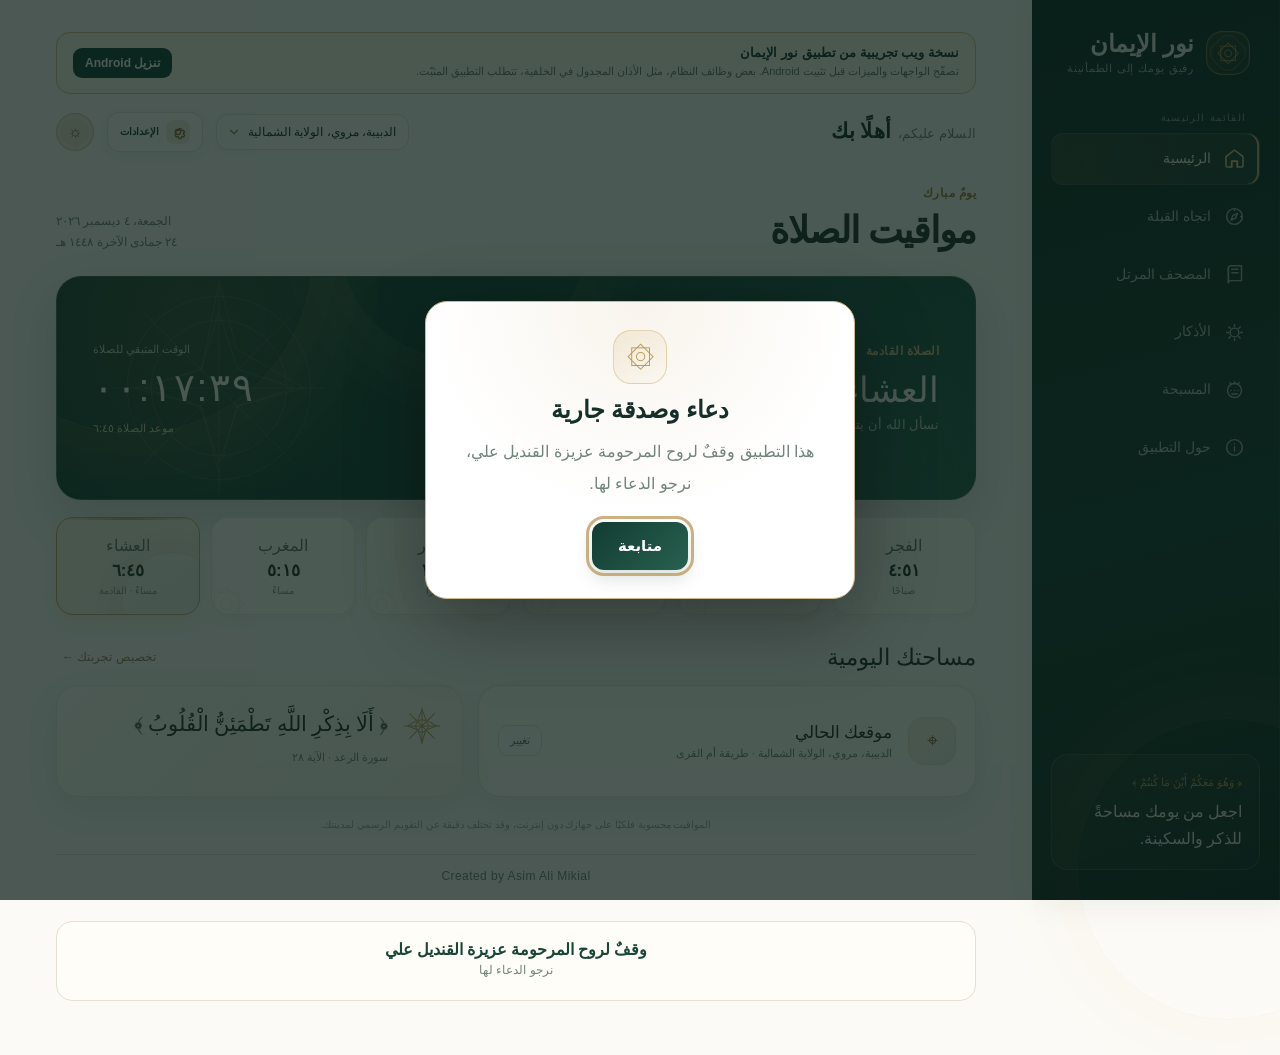
<file: demo/index.html>
<!doctype html>
<html lang="ar" dir="rtl">
<head>
<meta http-equiv="Content-Security-Policy" content="default-src 'self' data: blob: https:; script-src 'self'; style-src 'self' 'unsafe-inline' https://fonts.googleapis.com; font-src 'self' data: https://fonts.gstatic.com; img-src 'self' data: blob: https:; media-src 'self' data: blob: https:; connect-src 'self' https:; frame-src 'none'; object-src 'none'; base-uri 'self'; form-action 'self'">
<meta charset="utf-8">
<meta name="viewport" content="width=device-width,initial-scale=1">
<meta name="theme-color" content="#102c26">
<title>جرّب نور الإيمان | النسخة التفاعلية على الويب</title>
<meta name="description" content="تصفّح النسخة التفاعلية من تطبيق نور الإيمان: مواقيت الصلاة والقبلة والقرآن والأذكار والمسبحة، وتعرّف على تجربة التطبيق قبل تنزيله على Android.">
<meta name="robots" content="index,follow,max-image-preview:large">
<link rel="canonical" href="https://noor-aliman-psi.vercel.app/demo/">
<meta property="og:type" content="website">
<meta property="og:locale" content="ar_AR">
<meta property="og:site_name" content="نور الإيمان">
<meta property="og:title" content="جرّب نور الإيمان | النسخة التفاعلية على الويب">
<meta property="og:description" content="تجوّل داخل واجهة نور الإيمان وتعرّف على ميزاته قبل تثبيت تطبيق Android.">
<meta property="og:url" content="https://noor-aliman-psi.vercel.app/demo/">
<meta property="og:image" content="https://noor-aliman-psi.vercel.app/noor-al-iman-icon.png">
<meta property="og:image:alt" content="شعار تطبيق نور الإيمان">
<meta name="twitter:card" content="summary">
<meta name="twitter:title" content="جرّب نور الإيمان على الويب">
<meta name="twitter:description" content="تصفّح واجهة التطبيق وميزاته قبل تنزيل نسخة Android.">
<meta name="twitter:image" content="https://noor-aliman-psi.vercel.app/noor-al-iman-icon.png">
<link rel="preconnect" href="https://fonts.googleapis.com">
<link rel="preconnect" href="https://fonts.gstatic.com" crossorigin>
<link href="https://fonts.googleapis.com/css2?family=Amiri:wght@400;700&family=Amiri+Quran&family=DM+Sans:wght@400;500;600;700&family=Noto+Sans+Arabic:wght@400;500;600;700&display=swap" rel="stylesheet">

<link rel="stylesheet" href="styles/noor-aliman.css">
<style>.web-demo-banner{display:flex;align-items:center;justify-content:space-between;gap:16px;margin:0 0 18px;padding:12px 16px;border:1px solid #d8c18e;border-radius:14px;background:#fbf7e9;color:#17352e}.web-demo-banner span{display:grid;gap:2px}.web-demo-banner strong{font-size:13px}.web-demo-banner small{font-size:11px;color:#65766d;line-height:1.7}.web-demo-banner a{white-space:nowrap;background:#174238;color:#fffefa;text-decoration:none;padding:8px 12px;border-radius:9px;font-size:12px;font-weight:700}@media(max-width:600px){.web-demo-banner{align-items:flex-start;flex-direction:column;gap:8px}.web-demo-banner a{align-self:flex-start}}</style></head>
<body>
<div class="shell">
<aside class="sidebar">
  <div class="brand"><div class="brand-mark">۞</div><div><strong>نور الإيمان</strong><small>رفيق يومك إلى الطمأنينة</small></div></div>
  <div><div class="nav-label">القائمة الرئيسية</div><nav class="nav">
    <button class="active" data-page="home"><svg class="nav-icon" viewBox="0 0 24 24" aria-hidden="true" focusable="false"><path d="m3 10 9-7 9 7v10a1 1 0 0 1-1 1h-5v-6H9v6H4a1 1 0 0 1-1-1z"/><path d="M9 21v-6h6v6"/></svg><span>الرئيسية</span></button><button data-page="qibla"><svg class="nav-icon" viewBox="0 0 24 24" aria-hidden="true" focusable="false"><circle cx="12" cy="12" r="9"/><path d="m15.5 8.5-2.2 5.3-5.3 2.2 2.2-5.3z"/><path d="M12 3v2M21 12h-2"/></svg><span>اتجاه القبلة</span></button><button data-page="quran"><svg class="nav-icon" viewBox="0 0 24 24" aria-hidden="true" focusable="false"><path d="M5 4.5A2.5 2.5 0 0 1 7.5 2H20v17H7.5A2.5 2.5 0 0 0 5 21.5z"/><path d="M5 4.5v17M9 6h7M9 10h7"/></svg><span>المصحف المرتل</span></button><button data-page="adhkar"><svg class="nav-icon" viewBox="0 0 24 24" aria-hidden="true" focusable="false"><path d="M12 3v2M12 19v2M3 12h2m14 0h2M5.6 5.6 7 7m10 10 1.4 1.4m0-12.8L17 7M7 17l-1.4 1.4"/><circle cx="12" cy="12" r="5"/></svg><span>الأذكار</span></button><button data-page="tasbeeh"><svg class="nav-icon" viewBox="0 0 24 24" aria-hidden="true" focusable="false"><circle cx="12" cy="12" r="8"/><path d="M12 4v-2m-4 2.6-1.2-1.6m9.2 1.6 1.2-1.6M8 12h.01M12 12h.01M16 12h.01M9 16h6"/></svg><span>المسبحة</span></button><button data-page="about"><svg class="nav-icon" viewBox="0 0 24 24" aria-hidden="true" focusable="false"><circle cx="12" cy="12" r="9"/><path d="M12 11v5m0-8h.01"/></svg><span>حول التطبيق</span></button>
  </nav></div>
  <div class="side-bottom"><span>﴿ وَهُوَ مَعَكُمْ أَيْنَ مَا كُنتُمْ ﴾</span><p>اجعل من يومك مساحةً للذكر والسكينة.</p></div>
</aside>
<main class="main">
  <div class="web-demo-banner" role="note"><span><strong>نسخة ويب تجريبية من تطبيق نور الإيمان</strong><small>تصفّح الواجهات والميزات قبل تثبيت Android. بعض وظائف النظام، مثل الأذان المجدول في الخلفية، تتطلب التطبيق المثبّت.</small></span><a href="https://github.com/asimalimikial-rgb/Noor-aliman/releases/tag/v1.23.0" target="_blank" rel="noopener">تنزيل Android</a></div>
  <header class="topbar"><div class="greeting">السلام عليكم،<strong>أهلًا بك</strong></div><div class="profile"><select class="city-select" aria-label="المدينة"></select><button class="settings-shortcut" type="button" data-page="settings" aria-label="فتح الإعدادات" title="الإعدادات"><span aria-hidden="true"><svg viewBox="0 0 24 24" focusable="false"><circle cx="12" cy="12" r="3.5"/><path d="m19.4 15 .1.1 1.4 1.1-1.4 2.4-1.7-.6a8 8 0 0 1-1.6.9l-.3 1.8h-2.8l-.3-1.8a8 8 0 0 1-1.6-.9l-1.7.6-1.4-2.4 1.4-1.1a7 7 0 0 1 0-1.9l-1.4-1.1 1.4-2.4 1.7.6a8 8 0 0 1 1.6-.9l.3-1.8h2.8l.3 1.8a8 8 0 0 1 1.6.9l1.7-.6 1.4 2.4-1.4 1.1a7 7 0 0 1 0 1.8Z"/></svg></span><small>الإعدادات</small></button><div class="avatar">☼</div></div></header>
  <section class="page active" id="home">
    <div class="title-row"><div><div class="eyebrow">يومٌ مبارك</div><h1>مواقيت الصلاة</h1></div><div class="date"><span id="gregDate"></span><br><span id="hijriDate"></span></div></div>
    <section class="hero"><div class="hero-copy"><div class="eyebrow">الصلاة القادمة</div><h2 id="nextName">المغرب</h2><p>نسأل الله أن يتقبل منكم صالح الأعمال</p></div><div class="countdown"><span>الوقت المتبقي للصلاة</span><strong id="timer">٠٢:١٨:٤٥</strong><small>بعد أذان المغرب يحلو الدعاء</small></div><div class="hero-ornament" aria-hidden="true"><svg viewBox="0 0 240 240"><circle cx="120" cy="120" r="88"/><circle cx="120" cy="120" r="65"/><path d="M120 18 137 83 202 120 137 137 120 202 103 137 38 120 103 103Z"/><path d="m120 48 18 54 54 18-54 18-18 54-18-54-54-18 54-18z"/><path d="M120 18v204M18 120h204M48 48l144 144M192 48 48 192"/></svg></div></section>
    <div class="prayer-strip" id="prayers">
      <div class="prayer"><span class="pname">الفجر</span><strong>٤:٣٨</strong><small>صباحًا</small></div><div class="prayer"><span class="pname">الشروق</span><strong>٥:٥٥</strong><small>صباحًا</small></div><div class="prayer"><span class="pname">الظهر</span><strong>١١:٣٦</strong><small>ظهرًا</small></div><div class="prayer"><span class="pname">العصر</span><strong>٢:٤٧</strong><small>عصرًا</small></div><div class="prayer next"><span class="pname">المغرب</span><strong>٥:٢٢</strong><small>مساءً · القادمة</small></div><div class="prayer"><span class="pname">العشاء</span><strong>٦:٣٦</strong><small>مساءً</small></div>
    </div>
    <div class="section-head"><h3>مساحتك اليومية</h3><button class="text-button" data-goto="settings">تخصيص تجربتك ←</button></div>
    <div class="grid-two"><article class="card location-card"><div class="mini-icon">⌖</div><div><h4>موقعك الحالي</h4><p id="locInfo"></p></div><button class="edit" data-goto="settings">تغيير</button></article><article class="card daily-verse"><div class="ornament" aria-hidden="true"><svg viewBox="0 0 48 48"><path d="M24 3 29 16 42 24 29 29 24 45 19 29 6 24 19 16Z"/><circle cx="24" cy="24" r="8"/><path d="M24 1v46M1 24h46M8 8l32 32M40 8 8 40"/></svg></div><div><blockquote>﴿ أَلَا بِذِكْرِ اللَّهِ تَطْمَئِنُّ الْقُلُوبُ ﴾</blockquote><small>سورة الرعد · الآية ٢٨</small></div></article></div>
    <p class="notice">المواقيت محسوبة فلكيًا على جهازك دون إنترنت، وقد تختلف دقيقة عن التقويم الرسمي لمدينتك.</p>
  </section>
  <section class="page" id="qibla"><div class="title-row"><div><div class="eyebrow">وجهتك إلى البيت الحرام</div><h1>اتجاه القبلة</h1></div><div class="pill">● محسوب فلكيًا</div></div><div class="card qibla-layout"><div class="compass"><span class="north">شمال</span><i class="needle" id="needle"></i><div class="kaaba">✦</div></div><div class="qibla-info"><div class="eyebrow">من موقعك الحالي</div><div class="big"><span id="qDeg"></span> <span id="qDir" style="font-size:15px;color:#82938b"></span></div><p>اتجه نحو السهم للوصول إلى القبلة.<br>المسافة إلى الكعبة المشرفة: <strong id="qDist"></strong></p><span class="pill" id="qCity"></span><p style="font-size:10px;margin-top:15px">حرّك الهاتف بشكل الرقم ٨ لمعايرة البوصلة عند الحاجة.</p><p class="compass-status" id="compassStatus" role="status" aria-live="polite">البوصلة غير مفعّلة</p><button class="compass-enable" id="compassCalibrate" type="button">إرشادات معايرة البوصلة</button><button class="compass-enable" id="compassPermission" type="button" hidden>تفعيل البوصلة</button></div></div><div class="qibla-actions"><button class="camera-cta" id="openQiblaCamera" type="button"><span aria-hidden="true">◉</span> عرض القبلة بالكاميرا</button><small>تعمل الكاميرا بعد إذنك فقط، ويمكن إغلاقها في أي وقت.</small></div><p class="notice">الزاوية محسوبة من الشمال الحقيقي بالدائرة العظمى إلى الكعبة.</p><div class="camera-ar" id="qiblaCamera" role="dialog" aria-modal="true" aria-label="اتجاه القبلة بالكاميرا" aria-hidden="true"><video id="qiblaCameraVideo" autoplay playsinline muted></video><div class="camera-ar-shade"></div><div class="camera-ar-top"><div><strong>اتبع السهم نحو القبلة</strong><small id="arCameraStatus" role="status">جارٍ فتح الكاميرا...</small></div><button class="camera-ar-close" id="closeQiblaCamera" type="button">إغلاق ×</button></div><div class="camera-ar-center" aria-hidden="true"><div class="camera-ar-ring"><div class="camera-ar-pointer" id="cameraArrow"><span class="camera-ar-pointerhead"></span><span class="camera-ar-pointershaft"></span></div><span class="camera-ar-marker">✦</span></div></div><div class="camera-ar-bottom"><span>اتجاه القبلة</span><strong id="arBearing"></strong><small>حرّك الهاتف ببطء حتى يستقر السهم باتجاه القبلة</small></div></div></section>
  <section class="page" id="quran">
    <div class="title-row quran-title-row"><div><div class="eyebrow">تلاوة وطمأنينة</div><h1>مصحف المدينة المنورة</h1></div><div class="rc-box"><select class="select" id="reciterSelect" aria-label="اختيار القارئ"><option value="ar.alafasy">مشاري العفاسي</option><option value="ar.abdurrahmaansudais">عبدالرحمن السديس</option><option value="ar.mahermuaiqly">ماهر المعيقلي</option></select><button class="select dl-open" id="dlOpen" type="button">⬇ تنزيل بدون إنترنت</button></div></div>
    <div class="quran-layout"><aside class="card surah-browser"><input class="surah-search" id="surahSearch" type="search" placeholder="ابحث عن سورة..." aria-label="ابحث عن سورة"><div class="surah-list" id="surahList"></div></aside>
      <article class="card quran-panel"><div class="page-navigation"><button id="previousPage" type="button">السابق</button><label class="page-jump">صفحة <input id="pageNumber" type="number" min="1" max="604" value="1" inputmode="numeric" aria-label="رقم الصفحة"> <span>من ٦٠٤</span></label><button id="goPage" type="button">اذهب</button><button id="nextPage" type="button">التالي</button></div><div class="quran-meta"><span id="pageSurahHeading">سورة الفاتحة</span><span id="pageInfo">صفحة ١</span></div><div class="player2"><button id="pPrev" type="button">السابقة</button><button id="pPlay" class="play" type="button" aria-label="تشغيل">▶</button><button id="pNext" type="button">التالية</button><div class="track"><i id="pBar" style="width:0"></i></div><select id="pRep" class="select" aria-label="تكرار الآية"><option value="1">تكرار ×١</option><option value="2">×٢</option><option value="3">×٣</option><option value="5">×٥</option></select><select id="pSpd" class="select" aria-label="السرعة"><option value="0.8">٠٫٨×</option><option value="1" selected>١×</option><option value="1.25">١٫٢٥×</option><option value="1.5">١٫٥×</option></select></div><p class="quran-status" id="quranStatus" role="status">يلزم الاتصال للتحميل أول مرة؛ الصفحات والتلاوات التي سبق تنزيلها تعمل دون اتصال.</p><div class="tafsir-tools"><label class="tafsir-switch" for="tafsirToggle"><input id="tafsirToggle" type="checkbox"><span>إظهار التفسير ومعاني الكلمات</span></label><span class="tafsir-hint" id="tafsirHint" role="status">اضغط على آية لعرض تفسيرها ومعاني الكلمات.</span></div><div class="mushaf-sheet" id="mushafSheet"><div class="mushaf-topline"><span id="mJuz"></span><span id="mSurah"></span></div><div class="mushaf-verses" id="pageVerses">نص الصفحة سيظهر هنا عند تحميله.</div><div class="mushaf-page-number" id="pageBadge">١</div></div><section class="tafsir-view" id="tafsirView" aria-live="polite" hidden><div class="tafsir-view-heading" id="tafsirAyahLabel"></div><details class="tafsir-card" open><summary>تفسير المختصر</summary><p id="tafsirMukhtasar">اختر آية لعرض التفسير.</p></details><details class="tafsir-card" open><summary>السراج في بيان غريب القرآن</summary><p id="tafsirSeraj">اختر آية لعرض معاني الكلمات.</p></details><p class="tafsir-source">النصوص من <a href="https://quranenc.com/ar/home" target="_blank" rel="noopener">موسوعة القرآن الكريم QuranEnc</a>، كما وردت من المصدر. المختصر والسراج، الإصدار 1.0.0.</p></section></article>
    </div><p class="notice">تُعرض الآيات صفحةً صفحةً وفق ترقيم مصحف المدينة (٦٠٤ صفحات). لتقرأ وتسمع بدون إنترنت، نزّل السورة من علامة ⬇ بجانبها أو من زر «تنزيل بدون إنترنت».</p>
  </section>
  <section class="page" id="adhkar"><div class="title-row"><div><div class="eyebrow" id="adHint"></div><h1 id="adTitle">أذكار الصباح</h1></div><button class="settings-close" type="button" data-goto="tasbeeh">فتح المسبحة ←</button></div>
<div class="ad-tabs"><button class="ad-tab active" data-tab="morning" type="button">☀ أذكار الصباح</button><button class="ad-tab" data-tab="evening" type="button">☾ أذكار المساء</button></div>
<div class="card ad-prog"><div class="ad-prog-top"><span id="adProg"></span><button class="reset" id="adReset" type="button">إعادة ضبط ↺</button></div><div class="track"><i id="adBar" style="width:0"></i></div></div>
<div id="adList" class="ad-list"></div><p class="notice">يُصفَّر العدّاد تلقائيًا كل يوم. الأذكار مختارة من الصحيحين والسنن، فراجع أهل العلم عند الحاجة.</p></section>
  <section class="page" id="tasbeeh"><div class="title-row"><div><div class="eyebrow">اذكر الله في كل حين</div><h1>المسبحة الإلكترونية</h1></div><button class="settings-close" type="button" data-goto="adhkar">العودة للأذكار ←</button></div><div class="card tasbeeh"><div class="counter" id="count">٠٠</div><div class="counter-label">سُبْحَانَ اللَّهِ وَبِحَمْدِهِ</div><button class="bead" id="bead" aria-label="تسبيحة جديدة">تسبيح</button><button class="reset" id="reset">إعادة ضبط العدّاد ↺</button></div></section>
  <section class="page" id="settings">
<div class="title-row settings-page-heading"><div><div class="eyebrow">مساحة التخصيص</div><h1>الإعدادات</h1><p class="subtext">إعدادات أساسية واضحة، مع خيارات متقدمة عند الحاجة.</p></div><button class="settings-close" type="button" data-goto="home" aria-label="إغلاق الإعدادات">إغلاق <span aria-hidden="true">×</span></button></div>
<div class="settings-toolbar card"><div class="settings-mode-row"><div><strong>الوضع الاحترافي</strong><small>إظهار التشخيص والضبط الفقهي والصوت المتقدم</small></div><label class="pro-switch" aria-label="تفعيل الوضع الاحترافي"><input class="toggle" id="proModeToggle" type="checkbox"></label></div><input class="settings-search" id="settingsSearch" type="search" placeholder="ابحث في الإعدادات: الأذان، العصر، الإشعارات..." aria-label="بحث في الإعدادات"></div>
<div class="card diag-card pro-only" id="proDiagCard" aria-live="polite"><div class="diag-row"><strong>حالة التنبيهات والتشخيص</strong><span class="diag-badge" id="diagBridgeBadge">جارٍ الفحص</span></div><div class="diag-status-grid"><div><small>المنبه الدقيق</small><strong id="diagExact">جارٍ الفحص</strong><button id="diagExactButton" type="button">إعدادات المنبه</button></div><div><small>الإشعارات</small><strong id="diagNotifications">جارٍ الفحص</strong><button id="diagNotificationButton" type="button">إعدادات الإشعارات</button></div><div><small>شاشة الأذان</small><strong id="diagFullscreen">جارٍ الفحص</strong><button id="diagFullscreenButton" type="button">إعدادات شاشة القفل</button></div><div><small>قيود البطارية</small><strong id="diagBattery">جارٍ الفحص</strong><button id="diagBatteryButton" type="button">إعدادات البطارية</button></div></div><small id="diagBridgeDetail">يتم فحص حالة أذونات أندرويد وسجل آخر تنبيه.</small><small id="diagBatteryHint" class="settings-help" role="status">إذا تأخر التنبيه، راجع إعدادات بطارية الشركة المصنّعة.</small><small id="diagLastAlarm">آخر حالة للجدولة: غير متاحة</small><button class="diag-test-button" id="diagTestAdhanButton" type="button">اختبار تشغيل الأذان</button></div>
<div class="card settings-list settings-hub">
<section class="settings-group basic-group" id="basicLocationGroup"><div class="settings-group-title">الموقع</div><div class="setting"><div><strong>المدينة والموقع</strong><small>الموقع المستخدم لحساب المواقيت والقبلة</small></div><select class="select" id="settingCity"></select></div></section>
<section class="settings-group basic-group" id="basicAdhanGroup"><div class="settings-group-title">الأذان والتنبيهات</div><div class="setting"><div><strong>تنبيهات الصلاة</strong><small>تشغيل الأذان عند دخول الوقت عبر أندرويد</small></div><input class="toggle" id="sNotify" type="checkbox"></div><div class="setting"><div><strong>التذكير قبل الصلاة</strong><small>إشعار عادي قبل الصلاة بعشر دقائق</small></div><input class="toggle" id="sReminder" type="checkbox"></div><div class="setting"><div><strong>صوت الأذان</strong><small>تسجيلات محلية؛ الدوحة توفر تسجيلاً مستقلاً لكل صلاة</small></div><div class="sound-controls"><select class="select" id="sAdhanSound" aria-label="اختيار صوت الأذان"><option value="doha" selected>أذان الدوحة · تسجيل مستقل لكل صلاة</option><option value="classic">الأذان الكامل</option><option value="aqib">أذان عقيب عزيز</option><option value="short">أذان مختصر</option><option value="azemmour">أذان أزمور</option><option value="makkah">أذان مكة</option><option value="quseir">أذان القصير · البحر الأحمر</option></select><button class="sound-preview" id="previewAdhan" type="button">تجربة</button></div></div></section>
<section class="settings-group basic-group" id="basicDhikrGroup"><div class="settings-group-title">تذكير الأذكار</div><div class="setting setting-head"><div><strong>التسبيح الدوري</strong><small>تنبيه ذكر يتكرر خلال الفترة التي تحددها</small></div><input class="toggle" id="tsOn" type="checkbox"></div></section>
<section class="settings-group basic-group" id="basicAppearanceGroup"><div class="settings-group-title">المظهر واللغة</div><div class="setting"><div><strong>الوضع الليلي</strong><small>ألوان مريحة للقراءة في الإضاءة المنخفضة</small></div><input class="toggle" id="darkToggle" type="checkbox"></div><div class="setting"><div><strong>اللغة</strong><small>لغة واجهة التطبيق</small></div><select class="select" id="sLang"><option>العربية</option><option disabled>English (قريبًا)</option></select></div></section>
<section class="settings-group pro-only" id="proFiqhGroup"><div class="settings-group-title">الضبط الفقهي الدقيق <span class="pro-tag">احترافي</span></div><div class="setting"><div><strong>طريقة حساب المواقيت</strong><small>الهيئة المعتمدة لحساب الفجر والعشاء</small></div><select class="select" id="sMethod"><option value="auto">تلقائي</option><option value="mwl">رابطة العالم الإسلامي</option><option value="umm">أم القرى</option><option value="egypt">الهيئة المصرية العامة للمساحة</option><option value="karachi">جامعة العلوم الإسلامية بكراتشي</option></select></div><div class="setting"><div><strong>مذهب صلاة العصر</strong><small>الجمهور أو الحنفي</small></div><select class="select" id="sAsr"><option value="std">الجمهور (ظل المثل)</option><option value="hanafi">حنفي (ظل المثلين)</option></select></div><div class="setting pro-only"><div><strong>التشغيل المتواصل للقرآن</strong><small>الانتقال تلقائياً إلى الصفحة التالية</small></div><input class="toggle" id="sCont" type="checkbox"></div></section>
<section class="settings-group pro-only" id="proDhikrGroup"><div class="settings-group-title">تفاصيل منبه الذكر <span class="pro-tag">احترافي</span></div><div class="setting"><div><strong>التكرار</strong><small id="tsState"></small></div><select class="select" id="tsEvery"></select></div><div class="setting"><div><strong>نوع الذكر</strong><small>اختر الصيغة الصوتية</small></div><select class="select" id="tsType"></select></div><div class="setting"><div><strong>فترة العمل (من / إلى)</strong><small>ساعة بداية ونهاية التنبيه</small></div><div class="sound-controls"><input class="select" id="tsFrom" type="time"><input class="select" id="tsTo" type="time"></div></div><div class="setting"><div><strong>مستوى الصوت <span id="tsVolPct">60%</span></strong><small>مستوى معاينة الذكر وتشغيله</small></div><div class="sound-controls"><input id="tsVol" type="range" min="0.1" max="1" step="0.05"><button class="sound-preview" id="tsTest" type="button">تجربة</button></div></div></section>
<section class="settings-group pro-only" id="proAudioGroup"><div class="settings-group-title">تخصيص الصوت <span class="pro-tag">احترافي</span></div><p class="settings-help">يمكنك اختيار صوت مستقل للفجر، أو تركه تابعاً لصوت الأذان العام. مستوى صوت الأذان هنا مستقل عن مستوى الوسائط العام في الهاتف.</p><div class="setting"><div><strong>صوت أذان الفجر</strong><small>اختيار مستقل عن بقية الصلوات</small></div><div class="sound-controls"><select class="select" id="sFajrAdhanSound" aria-label="اختيار صوت أذان الفجر"><option value="same">اتباع صوت الأذان العام</option><option value="doha">أذان الدوحة · الفجر</option><option value="classic">الأذان الكامل</option><option value="aqib">أذان عقيب عزيز</option><option value="short">أذان مختصر</option><option value="azemmour">أذان أزمور</option><option value="makkah">أذان مكة</option><option value="quseir">أذان القصير · البحر الأحمر</option></select><button class="sound-preview" id="previewFajrAdhan" type="button">تجربة</button></div></div><div class="setting"><div><strong>مستوى صوت الأذان <span id="adhanVolumePct">100%</span></strong><small>تحكم مستقل في صوت الأذان دون تغيير مستوى الهاتف</small></div><input id="adhanVolume" type="range" min="0" max="1" step="0.05" value="1" aria-label="مستوى صوت الأذان"></div></section>
</div><p class="notice"><button class="text-button" data-goto="about">عن التطبيق والمصادر والتراخيص ←</button></p><p class="notice">تُحفظ إعداداتك تلقائياً على الجهاز. قد تتأثر التنبيهات بقيود النظام وتوفير الطاقة.</p><p class="notice">تسجيلات الأذان محفوظة محلياً؛ راجع AUDIO-LICENSES.md لمصادرها وتراخيصها.</p></section>
 <section class="page" id="about"><div class="title-row"><div><div class="eyebrow">معلومات ومصادر</div><h1>عن التطبيق</h1></div></div><div class="info-grid"><article class="card info-card"><h3>نور الإيمان</h3><p>رفيق يومي لمواقيت الصلاة، واتجاه القبلة، والقرآن الكريم، والأذكار والمسبحة. المواقيت والقبلة تُحسبان على الجهاز، وقد تختلف المواقيت قليلًا عن التقويم الرسمي.</p><p class="app-version">الإصدار <strong dir="ltr">1.23.0</strong></p></article><article class="card info-card"><h3>الخصوصية والعمل دون اتصال</h3><p id="aboutOfflineInfo">لا يتطلب التطبيق حسابًا. إعداداتك وموقعك المحفوظ والتنزيلات تبقى على هذا الجهاز. تنزيل التلاوات والنصوص يحتاج اتصالًا أول مرة؛ ما تم تنزيله يُحفظ محليًا للاستخدام دون اتصال. <a href="https://github.com/asimalimikial-rgb/Noor-aliman/blob/main/PRIVACY.md" target="_blank" rel="noopener">اقرأ سياسة الخصوصية التفصيلية</a>.</p></article><article class="card info-card"><h3>مصادر أصوات الأذكار</h3><p>مقاطع سبحان الله والحمد لله والله أكبر من <a href="https://audio.com/hasibahmed868/audio/tasbeeh-subhanallah-tahmeed-alhamdulillah-tahleel-la-ilaha-illallah-takbeer-allahu-akbar" target="_blank" rel="noopener">Audio.com، للمستخدم hasibahmed868</a>، بترخيص CC0 1.0. عبارة الصلاة على النبي «صَلُّوا عَلَى رَسُولِ اللَّهِ» محفوظة كتسجيل أصلي قدّمه صاحب التطبيق وتعمل دون اتصال على Android.</p></article><article class="card info-card"><h3>مصادر القرآن والتلاوات</h3><p>عرض النص القرآني والتلاوات عبر <a href="https://quran.com" target="_blank" rel="noopener">Quran.com</a>، والتلاوات عبر <a href="https://everyayah.com" target="_blank" rel="noopener">EveryAyah</a>. حقوق التسجيلات لأصحابها ومزوديها، وتخضع لشروطهم.</p></article><article class="card info-card"><h3>التنبيهات</h3><p>تنبيهات الأذان والتذكير والتسبيح الدوري على أندرويد تحتاج أذونات الإشعارات والتنبيهات الدقيقة. قد يقيّد نظام التشغيل أوقات التنبيه عند تفعيل أوضاع توفير الطاقة.</p></article></div><p class="notice">Created by Asim Ali Mikial. لا يدّعي التطبيق ملكية النصوص القرآنية أو تسجيلات التلاوة.</p></section>
<footer class="creator" dir="ltr">Created by Asim Ali Mikial</footer>
 </main>
<nav class="mobile-nav"><button class="active" data-page="home"><svg class="nav-icon" viewBox="0 0 24 24" aria-hidden="true" focusable="false"><path d="m3 10 9-7 9 7v10a1 1 0 0 1-1 1h-5v-6H9v6H4a1 1 0 0 1-1-1z"/><path d="M9 21v-6h6v6"/></svg><span>الرئيسية</span></button><button data-page="qibla"><svg class="nav-icon" viewBox="0 0 24 24" aria-hidden="true" focusable="false"><circle cx="12" cy="12" r="9"/><path d="m15.5 8.5-2.2 5.3-5.3 2.2 2.2-5.3z"/><path d="M12 3v2M21 12h-2"/></svg><span>القبلة</span></button><button data-page="quran"><svg class="nav-icon" viewBox="0 0 24 24" aria-hidden="true" focusable="false"><path d="M5 4.5A2.5 2.5 0 0 1 7.5 2H20v17H7.5A2.5 2.5 0 0 0 5 21.5z"/><path d="M5 4.5v17M9 6h7M9 10h7"/></svg><span>القرآن</span></button><button data-page="adhkar"><svg class="nav-icon" viewBox="0 0 24 24" aria-hidden="true" focusable="false"><path d="M12 3v2M12 19v2M3 12h2m14 0h2M5.6 5.6 7 7m10 10 1.4 1.4m0-12.8L17 7M7 17l-1.4 1.4"/><circle cx="12" cy="12" r="5"/></svg><span>الأذكار</span></button><button data-page="settings"><svg class="nav-icon" viewBox="0 0 24 24" aria-hidden="true" focusable="false"><path d="M12 8.5a3.5 3.5 0 1 0 0 7 3.5 3.5 0 0 0 0-7Z"/><path d="m19.4 15 .1.1 1.4 1.1-1.4 2.4-1.7-.6a8 8 0 0 1-1.6.9l-.3 1.8h-2.8l-.3-1.8a8 8 0 0 1-1.6-.9l-1.7.6-1.4-2.4 1.4-1.1a7 7 0 0 1 0-1.9l-1.4-1.1 1.4-2.4 1.7.6a8 8 0 0 1 1.6-.9l.3-1.8h2.8l.3 1.8a8 8 0 0 1 1.6.9l1.7-.6 1.4 2.4-1.4 1.1a7 7 0 0 1 0 1.8Z"/></svg><span>الضبط</span></button></nav>
</div><div class="toast" id="toast"></div>
<aside class="floating-player" id="floatingPlayer" aria-label="مشغل التلاوة" hidden>
  <div class="fp-controls"><button id="fpPrev" type="button" aria-label="الآية السابقة" title="الآية السابقة">⏮</button><button class="fp-toggle" id="fpPlay" type="button" aria-label="استمرار التلاوة">▶</button><button id="fpNext" type="button" aria-label="الآية التالية" title="الآية التالية">⏭</button></div>
  <div class="fp-info"><div class="fp-title" id="fpTitle">التلاوة</div><div class="fp-track" role="progressbar" aria-label="تقدم التلاوة"><i id="fpBar"></i></div></div>
  <span class="fp-reciter" id="fpReciter"></span>
</aside>
<div class="dl-modal" id="dlModal" hidden><div class="dl-sheet card" role="dialog" aria-label="التنزيل للاستماع بدون إنترنت">
<div class="dl-head"><strong>تنزيل للاستماع والقراءة بدون إنترنت</strong><button class="reset" id="dlClose" type="button" aria-label="إغلاق">✕</button></div>
<label>القارئ<select class="select" id="dlRec"></select></label>
<label>السورة<select class="select" id="dlSurah"></select></label>
<div class="dl-actions"><button class="dl-btn" id="dlOne" type="button">تنزيل السورة</button><button class="dl-btn alt" id="dlAll" type="button">تنزيل المصحف كاملًا</button></div>
<div id="dlFree"></div>
<div class="dl-prog" id="dlProg" hidden><div class="track"><i id="dlBar"></i></div><div id="dlTxt"></div><button class="reset" id="dlStop" type="button" hidden>إيقاف التنزيل</button></div>
<div class="dl-sub">المحمَّل على جهازك</div><div id="dlList"></div>
<p class="dl-note">التنزيل يكون سورةً كاملة فقط، ولا يوجد تنزيل لآية منفردة. مصادر الصوت Quran.com وEveryAyah، وحقوق التسجيلات لأصحابها. يلزم الاتصال للتنزيل أول مرة، وتُحفظ الملفات على جهازك.</p>
</div></div>



<script src="scripts/app.js"></script>
<script src="scripts/tafsir-ui.js"></script>
<script src="scripts/compass.js"></script>
<script src="enhancements.js"></script>
</body>
</html>
</file>
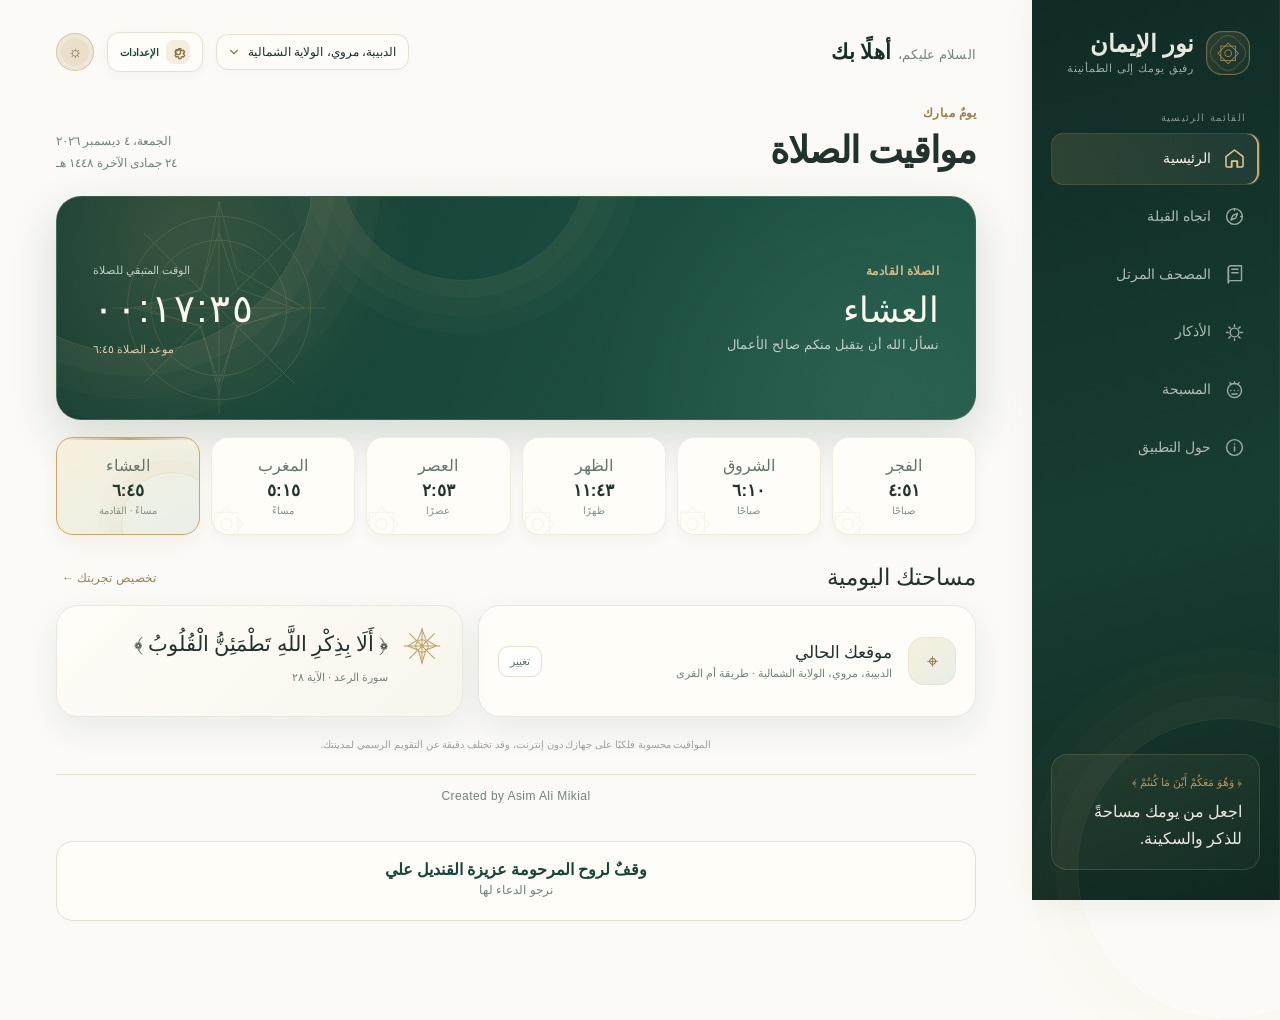
<file: App/src/main/assets/noor-aliman.html>
<!doctype html>
<html lang="ar" dir="rtl">
<head>
<meta http-equiv="Content-Security-Policy" content="default-src 'self' data: blob: https:; script-src 'self'; style-src 'self' 'unsafe-inline' https://fonts.googleapis.com; font-src 'self' data: https://fonts.gstatic.com; img-src 'self' data: blob: https:; media-src 'self' data: blob: https:; connect-src 'self' https:; frame-src 'none'; object-src 'none'; base-uri 'self'; form-action 'self'">
<meta charset="utf-8">
<meta name="viewport" content="width=device-width,initial-scale=1">
<meta name="theme-color" content="#102c26">
<title>نور الإيمان | رفيق يومك</title>
<link rel="preconnect" href="https://fonts.googleapis.com">
<link rel="preconnect" href="https://fonts.gstatic.com" crossorigin>
<link href="https://fonts.googleapis.com/css2?family=Amiri:wght@400;700&family=Amiri+Quran&family=DM+Sans:wght@400;500;600;700&family=Noto+Sans+Arabic:wght@400;500;600;700&display=swap" rel="stylesheet">

<link rel="stylesheet" href="styles/noor-aliman.css">
</head>
<body>
<div class="shell">
<aside class="sidebar">
  <div class="brand"><div class="brand-mark">۞</div><div><strong>نور الإيمان</strong><small>رفيق يومك إلى الطمأنينة</small></div></div>
  <div><div class="nav-label">القائمة الرئيسية</div><nav class="nav">
    <button class="active" data-page="home"><svg class="nav-icon" viewBox="0 0 24 24" aria-hidden="true" focusable="false"><path d="m3 10 9-7 9 7v10a1 1 0 0 1-1 1h-5v-6H9v6H4a1 1 0 0 1-1-1z"/><path d="M9 21v-6h6v6"/></svg><span>الرئيسية</span></button><button data-page="qibla"><svg class="nav-icon" viewBox="0 0 24 24" aria-hidden="true" focusable="false"><circle cx="12" cy="12" r="9"/><path d="m15.5 8.5-2.2 5.3-5.3 2.2 2.2-5.3z"/><path d="M12 3v2M21 12h-2"/></svg><span>اتجاه القبلة</span></button><button data-page="quran"><svg class="nav-icon" viewBox="0 0 24 24" aria-hidden="true" focusable="false"><path d="M5 4.5A2.5 2.5 0 0 1 7.5 2H20v17H7.5A2.5 2.5 0 0 0 5 21.5z"/><path d="M5 4.5v17M9 6h7M9 10h7"/></svg><span>المصحف المرتل</span></button><button data-page="adhkar"><svg class="nav-icon" viewBox="0 0 24 24" aria-hidden="true" focusable="false"><path d="M12 3v2M12 19v2M3 12h2m14 0h2M5.6 5.6 7 7m10 10 1.4 1.4m0-12.8L17 7M7 17l-1.4 1.4"/><circle cx="12" cy="12" r="5"/></svg><span>الأذكار</span></button><button data-page="tasbeeh"><svg class="nav-icon" viewBox="0 0 24 24" aria-hidden="true" focusable="false"><circle cx="12" cy="12" r="8"/><path d="M12 4v-2m-4 2.6-1.2-1.6m9.2 1.6 1.2-1.6M8 12h.01M12 12h.01M16 12h.01M9 16h6"/></svg><span>المسبحة</span></button><button data-page="about"><svg class="nav-icon" viewBox="0 0 24 24" aria-hidden="true" focusable="false"><circle cx="12" cy="12" r="9"/><path d="M12 11v5m0-8h.01"/></svg><span>حول التطبيق</span></button>
  </nav></div>
  <div class="side-bottom"><span>﴿ وَهُوَ مَعَكُمْ أَيْنَ مَا كُنتُمْ ﴾</span><p>اجعل من يومك مساحةً للذكر والسكينة.</p></div>
</aside>
<main class="main">
  <header class="topbar"><div class="greeting">السلام عليكم،<strong>أهلًا بك</strong></div><div class="profile"><select class="city-select" aria-label="المدينة"></select><button class="settings-shortcut" type="button" data-page="settings" aria-label="فتح الإعدادات" title="الإعدادات"><span aria-hidden="true"><svg viewBox="0 0 24 24" focusable="false"><circle cx="12" cy="12" r="3.5"/><path d="m19.4 15 .1.1 1.4 1.1-1.4 2.4-1.7-.6a8 8 0 0 1-1.6.9l-.3 1.8h-2.8l-.3-1.8a8 8 0 0 1-1.6-.9l-1.7.6-1.4-2.4 1.4-1.1a7 7 0 0 1 0-1.9l-1.4-1.1 1.4-2.4 1.7.6a8 8 0 0 1 1.6-.9l.3-1.8h2.8l.3 1.8a8 8 0 0 1 1.6.9l1.7-.6 1.4 2.4-1.4 1.1a7 7 0 0 1 0 1.8Z"/></svg></span><small>الإعدادات</small></button><div class="avatar">☼</div></div></header>
  <section class="page active" id="home">
    <div class="title-row"><div><div class="eyebrow">يومٌ مبارك</div><h1>مواقيت الصلاة</h1></div><div class="date"><span id="gregDate"></span><br><span id="hijriDate"></span></div></div>
    <section class="hero"><div class="hero-copy"><div class="eyebrow">الصلاة القادمة</div><h2 id="nextName">المغرب</h2><p>نسأل الله أن يتقبل منكم صالح الأعمال</p></div><div class="countdown"><span>الوقت المتبقي للصلاة</span><strong id="timer">٠٢:١٨:٤٥</strong><small>بعد أذان المغرب يحلو الدعاء</small></div><div class="hero-ornament" aria-hidden="true"><svg viewBox="0 0 240 240"><circle cx="120" cy="120" r="88"/><circle cx="120" cy="120" r="65"/><path d="M120 18 137 83 202 120 137 137 120 202 103 137 38 120 103 103Z"/><path d="m120 48 18 54 54 18-54 18-18 54-18-54-54-18 54-18z"/><path d="M120 18v204M18 120h204M48 48l144 144M192 48 48 192"/></svg></div></section>
    <div class="prayer-strip" id="prayers">
      <div class="prayer"><span class="pname">الفجر</span><strong>٤:٣٨</strong><small>صباحًا</small></div><div class="prayer"><span class="pname">الشروق</span><strong>٥:٥٥</strong><small>صباحًا</small></div><div class="prayer"><span class="pname">الظهر</span><strong>١١:٣٦</strong><small>ظهرًا</small></div><div class="prayer"><span class="pname">العصر</span><strong>٢:٤٧</strong><small>عصرًا</small></div><div class="prayer next"><span class="pname">المغرب</span><strong>٥:٢٢</strong><small>مساءً · القادمة</small></div><div class="prayer"><span class="pname">العشاء</span><strong>٦:٣٦</strong><small>مساءً</small></div>
    </div>
    <div class="section-head"><h3>مساحتك اليومية</h3><button class="text-button" data-goto="settings">تخصيص تجربتك ←</button></div>
    <div class="grid-two"><article class="card location-card"><div class="mini-icon">⌖</div><div><h4>موقعك الحالي</h4><p id="locInfo"></p></div><button class="edit" data-goto="settings">تغيير</button></article><article class="card daily-verse"><div class="ornament" aria-hidden="true"><svg viewBox="0 0 48 48"><path d="M24 3 29 16 42 24 29 29 24 45 19 29 6 24 19 16Z"/><circle cx="24" cy="24" r="8"/><path d="M24 1v46M1 24h46M8 8l32 32M40 8 8 40"/></svg></div><div><blockquote>﴿ أَلَا بِذِكْرِ اللَّهِ تَطْمَئِنُّ الْقُلُوبُ ﴾</blockquote><small>سورة الرعد · الآية ٢٨</small></div></article></div>
    <p class="notice">المواقيت محسوبة فلكيًا على جهازك دون إنترنت، وقد تختلف دقيقة عن التقويم الرسمي لمدينتك.</p>
  </section>
  <section class="page" id="qibla"><div class="title-row"><div><div class="eyebrow">وجهتك إلى البيت الحرام</div><h1>اتجاه القبلة</h1></div><div class="pill">● محسوب فلكيًا</div></div><div class="card qibla-layout"><div class="compass"><span class="north">شمال</span><i class="needle" id="needle"></i><div class="kaaba">✦</div></div><div class="qibla-info"><div class="eyebrow">من موقعك الحالي</div><div class="big"><span id="qDeg"></span> <span id="qDir" style="font-size:15px;color:#82938b"></span></div><p>اتجه نحو السهم للوصول إلى القبلة.<br>المسافة إلى الكعبة المشرفة: <strong id="qDist"></strong></p><span class="pill" id="qCity"></span><p style="font-size:10px;margin-top:15px">حرّك الهاتف بشكل الرقم ٨ لمعايرة البوصلة عند الحاجة.</p><p class="compass-status" id="compassStatus" role="status" aria-live="polite">البوصلة غير مفعّلة</p><button class="compass-enable" id="compassCalibrate" type="button">إرشادات معايرة البوصلة</button><button class="compass-enable" id="compassPermission" type="button" hidden>تفعيل البوصلة</button></div></div><div class="qibla-actions"><button class="camera-cta" id="openQiblaCamera" type="button"><span aria-hidden="true">◉</span> عرض القبلة بالكاميرا</button><small>تعمل الكاميرا بعد إذنك فقط، ويمكن إغلاقها في أي وقت.</small></div><p class="notice">الزاوية محسوبة من الشمال الحقيقي بالدائرة العظمى إلى الكعبة.</p><div class="camera-ar" id="qiblaCamera" role="dialog" aria-modal="true" aria-label="اتجاه القبلة بالكاميرا" aria-hidden="true"><video id="qiblaCameraVideo" autoplay playsinline muted></video><div class="camera-ar-shade"></div><div class="camera-ar-top"><div><strong>اتبع السهم نحو القبلة</strong><small id="arCameraStatus" role="status">جارٍ فتح الكاميرا...</small></div><button class="camera-ar-close" id="closeQiblaCamera" type="button">إغلاق ×</button></div><div class="camera-ar-center" aria-hidden="true"><div class="camera-ar-ring"><div class="camera-ar-pointer" id="cameraArrow"><span class="camera-ar-pointerhead"></span><span class="camera-ar-pointershaft"></span></div><span class="camera-ar-marker">✦</span></div></div><div class="camera-ar-bottom"><span>اتجاه القبلة</span><strong id="arBearing"></strong><small>حرّك الهاتف ببطء حتى يستقر السهم باتجاه القبلة</small></div></div></section>
  <section class="page" id="quran">
    <div class="title-row quran-title-row"><div><div class="eyebrow">تلاوة وطمأنينة</div><h1>مصحف المدينة المنورة</h1></div><div class="rc-box"><select class="select" id="reciterSelect" aria-label="اختيار القارئ"><option value="ar.alafasy">مشاري العفاسي</option><option value="ar.abdurrahmaansudais">عبدالرحمن السديس</option><option value="ar.mahermuaiqly">ماهر المعيقلي</option></select><button class="select dl-open" id="dlOpen" type="button">⬇ تنزيل بدون إنترنت</button></div></div>
    <div class="quran-layout"><aside class="card surah-browser"><input class="surah-search" id="surahSearch" type="search" placeholder="ابحث عن سورة..." aria-label="ابحث عن سورة"><div class="surah-list" id="surahList"></div></aside>
      <article class="card quran-panel"><div class="page-navigation"><button id="previousPage" type="button">السابق</button><label class="page-jump">صفحة <input id="pageNumber" type="number" min="1" max="604" value="1" inputmode="numeric" aria-label="رقم الصفحة"> <span>من ٦٠٤</span></label><button id="goPage" type="button">اذهب</button><button id="nextPage" type="button">التالي</button></div><div class="quran-meta"><span id="pageSurahHeading">سورة الفاتحة</span><span id="pageInfo">صفحة ١</span></div><div class="player2"><button id="pPrev" type="button">السابقة</button><button id="pPlay" class="play" type="button" aria-label="تشغيل">▶</button><button id="pNext" type="button">التالية</button><div class="track"><i id="pBar" style="width:0"></i></div><select id="pRep" class="select" aria-label="تكرار الآية"><option value="1">تكرار ×١</option><option value="2">×٢</option><option value="3">×٣</option><option value="5">×٥</option></select><select id="pSpd" class="select" aria-label="السرعة"><option value="0.8">٠٫٨×</option><option value="1" selected>١×</option><option value="1.25">١٫٢٥×</option><option value="1.5">١٫٥×</option></select></div><p class="quran-status" id="quranStatus" role="status">يلزم الاتصال للتحميل أول مرة؛ الصفحات والتلاوات التي سبق تنزيلها تعمل دون اتصال.</p><div class="tafsir-tools"><label class="tafsir-switch" for="tafsirToggle"><input id="tafsirToggle" type="checkbox"><span>إظهار التفسير ومعاني الكلمات</span></label><span class="tafsir-hint" id="tafsirHint" role="status">اضغط على آية لعرض تفسيرها ومعاني الكلمات.</span></div><div class="mushaf-sheet" id="mushafSheet"><div class="mushaf-topline"><span id="mJuz"></span><span id="mSurah"></span></div><div class="mushaf-verses" id="pageVerses">نص الصفحة سيظهر هنا عند تحميله.</div><div class="mushaf-page-number" id="pageBadge">١</div></div><section class="tafsir-view" id="tafsirView" aria-live="polite" hidden><div class="tafsir-view-heading" id="tafsirAyahLabel"></div><details class="tafsir-card" open><summary>تفسير المختصر</summary><p id="tafsirMukhtasar">اختر آية لعرض التفسير.</p></details><details class="tafsir-card" open><summary>السراج في بيان غريب القرآن</summary><p id="tafsirSeraj">اختر آية لعرض معاني الكلمات.</p></details><p class="tafsir-source">النصوص من <a href="https://quranenc.com/ar/home" target="_blank" rel="noopener">موسوعة القرآن الكريم QuranEnc</a>، كما وردت من المصدر. المختصر والسراج، الإصدار 1.0.0.</p></section></article>
    </div><p class="notice">تُعرض الآيات صفحةً صفحةً وفق ترقيم مصحف المدينة (٦٠٤ صفحات). لتقرأ وتسمع بدون إنترنت، نزّل السورة من علامة ⬇ بجانبها أو من زر «تنزيل بدون إنترنت».</p>
  </section>
  <section class="page" id="adhkar"><div class="title-row"><div><div class="eyebrow" id="adHint"></div><h1 id="adTitle">أذكار الصباح</h1></div><button class="settings-close" type="button" data-goto="tasbeeh">فتح المسبحة ←</button></div>
<div class="ad-tabs"><button class="ad-tab active" data-tab="morning" type="button"><svg class="tab-icon" viewBox="0 0 24 24" aria-hidden="true"><circle cx="12" cy="12" r="4"/><path d="M12 2v2m0 16v2M2 12h2m16 0h2M4.9 4.9l1.4 1.4m11.4 11.4 1.4 1.4m0-14.2-1.4 1.4M6.3 17.7l-1.4 1.4"/></svg><span>أذكار الصباح</span></button><button class="ad-tab" data-tab="evening" type="button"><svg class="tab-icon" viewBox="0 0 24 24" aria-hidden="true"><path d="M20.5 14.2A8.5 8.5 0 0 1 9.8 3.5 8.5 8.5 0 1 0 20.5 14.2Z"/></svg><span>أذكار المساء</span></button></div>
<div class="card ad-prog"><div class="ad-prog-top"><span id="adProg"></span><button class="reset" id="adReset" type="button">إعادة ضبط ↺</button></div><div class="track"><i id="adBar" style="width:0"></i></div></div>
<div id="adList" class="ad-list"></div><p class="notice">يُصفَّر العدّاد تلقائيًا كل يوم. الأذكار مختارة من الصحيحين والسنن، فراجع أهل العلم عند الحاجة.</p></section>
  <section class="page" id="tasbeeh"><div class="title-row"><div><div class="eyebrow">اذكر الله في كل حين</div><h1>المسبحة الإلكترونية</h1></div><button class="settings-close" type="button" data-goto="adhkar">العودة للأذكار ←</button></div><div class="card tasbeeh"><div class="counter" id="count">٠٠</div><div class="counter-label">سُبْحَانَ اللَّهِ وَبِحَمْدِهِ</div><button class="bead" id="bead" aria-label="تسبيحة جديدة">تسبيح</button><button class="reset" id="reset">إعادة ضبط العدّاد ↺</button></div></section>
  <section class="page" id="settings">
<div class="title-row settings-page-heading"><div><div class="eyebrow">مساحة التخصيص</div><h1>الإعدادات</h1><p class="subtext">إعدادات أساسية واضحة، مع خيارات متقدمة عند الحاجة.</p></div><button class="settings-close" type="button" data-goto="home" aria-label="إغلاق الإعدادات">إغلاق <span aria-hidden="true">×</span></button></div>
<div class="settings-toolbar card"><div class="settings-mode-row"><div><strong>الوضع الاحترافي</strong><small>إظهار التشخيص والضبط الفقهي والصوت المتقدم</small></div><label class="pro-switch" aria-label="تفعيل الوضع الاحترافي"><input class="toggle" id="proModeToggle" type="checkbox"></label></div><input class="settings-search" id="settingsSearch" type="search" placeholder="ابحث في الإعدادات: الأذان، العصر، الإشعارات..." aria-label="بحث في الإعدادات"></div>
<div class="card diag-card pro-only" id="proDiagCard" aria-live="polite"><div class="diag-row"><strong>حالة التنبيهات والتشخيص</strong><span class="diag-badge" id="diagBridgeBadge">جارٍ الفحص</span></div><div class="diag-status-grid"><div><small>المنبه الدقيق</small><strong id="diagExact">جارٍ الفحص</strong><button id="diagExactButton" type="button">إعدادات المنبه</button></div><div><small>الإشعارات</small><strong id="diagNotifications">جارٍ الفحص</strong><button id="diagNotificationButton" type="button">إعدادات الإشعارات</button></div><div><small>شاشة الأذان</small><strong id="diagFullscreen">جارٍ الفحص</strong><button id="diagFullscreenButton" type="button">إعدادات شاشة القفل</button></div><div><small>قيود البطارية</small><strong id="diagBattery">جارٍ الفحص</strong><button id="diagBatteryButton" type="button">إعدادات البطارية</button></div></div><small id="diagBridgeDetail">يتم فحص حالة أذونات أندرويد وسجل آخر تنبيه.</small><small id="diagBatteryHint" class="settings-help" role="status">إذا تأخر التنبيه، راجع إعدادات بطارية الشركة المصنّعة.</small><small id="diagLastAlarm">آخر حالة للجدولة: غير متاحة</small><button class="diag-test-button" id="diagTestAdhanButton" type="button">اختبار تشغيل الأذان</button></div>
<div class="card settings-list settings-hub">
<section class="settings-group basic-group" id="basicLocationGroup"><div class="settings-group-title">الموقع</div><div class="setting"><div><strong>المدينة والموقع</strong><small>الموقع المستخدم لحساب المواقيت والقبلة</small></div><select class="select" id="settingCity"></select></div></section>
<section class="settings-group basic-group" id="basicAdhanGroup"><div class="settings-group-title">الأذان والتنبيهات</div><div class="setting"><div><strong>تنبيهات الصلاة</strong><small>تشغيل الأذان عند دخول الوقت عبر أندرويد</small></div><input class="toggle" id="sNotify" type="checkbox"></div><div class="setting"><div><strong>التذكير قبل الصلاة</strong><small>إشعار عادي قبل الصلاة بعشر دقائق</small></div><input class="toggle" id="sReminder" type="checkbox"></div><div class="setting"><div><strong>صوت الأذان</strong><small>تسجيلات محلية؛ الدوحة توفر تسجيلاً مستقلاً لكل صلاة</small></div><div class="sound-controls"><select class="select" id="sAdhanSound" aria-label="اختيار صوت الأذان"><option value="doha" selected>أذان الدوحة · تسجيل مستقل لكل صلاة</option><option value="classic">الأذان الكامل</option><option value="aqib">أذان عقيب عزيز</option><option value="short">أذان مختصر</option><option value="azemmour">أذان أزمور</option><option value="makkah">أذان مكة</option><option value="quseir">أذان القصير · البحر الأحمر</option></select><button class="sound-preview" id="previewAdhan" type="button">تجربة</button></div></div></section>
<section class="settings-group basic-group" id="basicDhikrGroup"><div class="settings-group-title">تذكير الأذكار</div><div class="setting setting-head"><div><strong>التسبيح الدوري</strong><small>تنبيه ذكر يتكرر خلال الفترة التي تحددها</small></div><input class="toggle" id="tsOn" type="checkbox"></div></section>
<section class="settings-group basic-group" id="basicAppearanceGroup"><div class="settings-group-title">المظهر واللغة</div><div class="setting"><div><strong>الوضع الليلي</strong><small>ألوان مريحة للقراءة في الإضاءة المنخفضة</small></div><input class="toggle" id="darkToggle" type="checkbox"></div><div class="setting"><div><strong>اللغة</strong><small>لغة واجهة التطبيق</small></div><select class="select" id="sLang"><option>العربية</option><option disabled>English (قريبًا)</option></select></div></section>
<section class="settings-group pro-only" id="proFiqhGroup"><div class="settings-group-title">الضبط الفقهي الدقيق <span class="pro-tag">احترافي</span></div><div class="setting"><div><strong>طريقة حساب المواقيت</strong><small>الهيئة المعتمدة لحساب الفجر والعشاء</small></div><select class="select" id="sMethod"><option value="auto">تلقائي</option><option value="mwl">رابطة العالم الإسلامي</option><option value="umm">أم القرى</option><option value="egypt">الهيئة المصرية العامة للمساحة</option><option value="karachi">جامعة العلوم الإسلامية بكراتشي</option></select></div><div class="setting"><div><strong>مذهب صلاة العصر</strong><small>الجمهور أو الحنفي</small></div><select class="select" id="sAsr"><option value="std">الجمهور (ظل المثل)</option><option value="hanafi">حنفي (ظل المثلين)</option></select></div><div class="setting pro-only"><div><strong>التشغيل المتواصل للقرآن</strong><small>الانتقال تلقائياً إلى الصفحة التالية</small></div><input class="toggle" id="sCont" type="checkbox"></div></section>
<section class="settings-group pro-only" id="proDhikrGroup"><div class="settings-group-title">تفاصيل منبه الذكر <span class="pro-tag">احترافي</span></div><div class="setting"><div><strong>التكرار</strong><small id="tsState"></small></div><select class="select" id="tsEvery"></select></div><div class="setting"><div><strong>نوع الذكر</strong><small>اختر الصيغة الصوتية</small></div><select class="select" id="tsType"></select></div><div class="setting"><div><strong>فترة العمل (من / إلى)</strong><small>ساعة بداية ونهاية التنبيه</small></div><div class="sound-controls"><input class="select" id="tsFrom" type="time"><input class="select" id="tsTo" type="time"></div></div><div class="setting"><div><strong>مستوى الصوت <span id="tsVolPct">60%</span></strong><small>مستوى معاينة الذكر وتشغيله</small></div><div class="sound-controls"><input id="tsVol" type="range" min="0.1" max="1" step="0.05"><button class="sound-preview" id="tsTest" type="button">تجربة</button></div></div></section>
<section class="settings-group pro-only" id="proAudioGroup"><div class="settings-group-title">تخصيص الصوت <span class="pro-tag">احترافي</span></div><p class="settings-help">يمكنك اختيار صوت مستقل للفجر، أو تركه تابعاً لصوت الأذان العام. مستوى صوت الأذان هنا مستقل عن مستوى الوسائط العام في الهاتف.</p><div class="setting"><div><strong>صوت أذان الفجر</strong><small>اختيار مستقل عن بقية الصلوات</small></div><div class="sound-controls"><select class="select" id="sFajrAdhanSound" aria-label="اختيار صوت أذان الفجر"><option value="same">اتباع صوت الأذان العام</option><option value="doha">أذان الدوحة · الفجر</option><option value="classic">الأذان الكامل</option><option value="aqib">أذان عقيب عزيز</option><option value="short">أذان مختصر</option><option value="azemmour">أذان أزمور</option><option value="makkah">أذان مكة</option><option value="quseir">أذان القصير · البحر الأحمر</option></select><button class="sound-preview" id="previewFajrAdhan" type="button">تجربة</button></div></div><div class="setting"><div><strong>مستوى صوت الأذان <span id="adhanVolumePct">100%</span></strong><small>تحكم مستقل في صوت الأذان دون تغيير مستوى الهاتف</small></div><input id="adhanVolume" type="range" min="0" max="1" step="0.05" value="1" aria-label="مستوى صوت الأذان"></div></section>
</div><p class="notice"><button class="text-button" data-goto="about">عن التطبيق والمصادر والتراخيص ←</button></p><p class="notice">تُحفظ إعداداتك تلقائياً على الجهاز. قد تتأثر التنبيهات بقيود النظام وتوفير الطاقة.</p><p class="notice">تسجيلات الأذان محفوظة محلياً؛ راجع AUDIO-LICENSES.md لمصادرها وتراخيصها.</p></section>
 <section class="page" id="about"><div class="title-row"><div><div class="eyebrow">معلومات ومصادر</div><h1>عن التطبيق</h1></div></div><div class="info-grid"><article class="card info-card"><h3>نور الإيمان</h3><p>رفيق يومي لمواقيت الصلاة، واتجاه القبلة، والقرآن الكريم، والأذكار والمسبحة. المواقيت والقبلة تُحسبان على الجهاز، وقد تختلف المواقيت قليلًا عن التقويم الرسمي.</p><p class="app-version">الإصدار <strong dir="ltr">1.23.0</strong></p></article><article class="card info-card"><h3>الخصوصية والعمل دون اتصال</h3><p id="aboutOfflineInfo">لا يتطلب التطبيق حسابًا. إعداداتك وموقعك المحفوظ والتنزيلات تبقى على هذا الجهاز. تنزيل التلاوات والنصوص يحتاج اتصالًا أول مرة؛ ما تم تنزيله يُحفظ محليًا للاستخدام دون اتصال. <a href="https://github.com/asimalimikial-rgb/Noor-aliman/blob/main/PRIVACY.md" target="_blank" rel="noopener">اقرأ سياسة الخصوصية التفصيلية</a>.</p></article><article class="card info-card"><h3>مصادر أصوات الأذكار</h3><p>مقاطع سبحان الله والحمد لله والله أكبر من <a href="https://audio.com/hasibahmed868/audio/tasbeeh-subhanallah-tahmeed-alhamdulillah-tahleel-la-ilaha-illallah-takbeer-allahu-akbar" target="_blank" rel="noopener">Audio.com، للمستخدم hasibahmed868</a>، بترخيص CC0 1.0. عبارة الصلاة على النبي «صَلُّوا عَلَى رَسُولِ اللَّهِ» محفوظة كتسجيل أصلي قدّمه صاحب التطبيق وتعمل دون اتصال على Android.</p></article><article class="card info-card"><h3>مصادر القرآن والتلاوات</h3><p>عرض النص القرآني والتلاوات عبر <a href="https://quran.com" target="_blank" rel="noopener">Quran.com</a>، والتلاوات عبر <a href="https://everyayah.com" target="_blank" rel="noopener">EveryAyah</a>. حقوق التسجيلات لأصحابها ومزوديها، وتخضع لشروطهم.</p></article><article class="card info-card"><h3>التنبيهات</h3><p>تنبيهات الأذان والتذكير والتسبيح الدوري على أندرويد تحتاج أذونات الإشعارات والتنبيهات الدقيقة. قد يقيّد نظام التشغيل أوقات التنبيه عند تفعيل أوضاع توفير الطاقة.</p></article></div><p class="notice">Created by Asim Ali Mikial. لا يدّعي التطبيق ملكية النصوص القرآنية أو تسجيلات التلاوة.</p></section>
<footer class="creator" dir="ltr">Created by Asim Ali Mikial</footer>
 </main>
<nav class="mobile-nav"><button class="active" data-page="home"><svg class="nav-icon" viewBox="0 0 24 24" aria-hidden="true" focusable="false"><path d="m3 10 9-7 9 7v10a1 1 0 0 1-1 1h-5v-6H9v6H4a1 1 0 0 1-1-1z"/><path d="M9 21v-6h6v6"/></svg><span>الرئيسية</span></button><button data-page="qibla"><svg class="nav-icon" viewBox="0 0 24 24" aria-hidden="true" focusable="false"><circle cx="12" cy="12" r="9"/><path d="m15.5 8.5-2.2 5.3-5.3 2.2 2.2-5.3z"/><path d="M12 3v2M21 12h-2"/></svg><span>القبلة</span></button><button data-page="quran"><svg class="nav-icon" viewBox="0 0 24 24" aria-hidden="true" focusable="false"><path d="M5 4.5A2.5 2.5 0 0 1 7.5 2H20v17H7.5A2.5 2.5 0 0 0 5 21.5z"/><path d="M5 4.5v17M9 6h7M9 10h7"/></svg><span>القرآن</span></button><button data-page="adhkar"><svg class="nav-icon" viewBox="0 0 24 24" aria-hidden="true" focusable="false"><path d="M12 3v2M12 19v2M3 12h2m14 0h2M5.6 5.6 7 7m10 10 1.4 1.4m0-12.8L17 7M7 17l-1.4 1.4"/><circle cx="12" cy="12" r="5"/></svg><span>الأذكار</span></button><button data-page="settings"><svg class="nav-icon" viewBox="0 0 24 24" aria-hidden="true" focusable="false"><path d="M12 8.5a3.5 3.5 0 1 0 0 7 3.5 3.5 0 0 0 0-7Z"/><path d="m19.4 15 .1.1 1.4 1.1-1.4 2.4-1.7-.6a8 8 0 0 1-1.6.9l-.3 1.8h-2.8l-.3-1.8a8 8 0 0 1-1.6-.9l-1.7.6-1.4-2.4 1.4-1.1a7 7 0 0 1 0-1.9l-1.4-1.1 1.4-2.4 1.7.6a8 8 0 0 1 1.6-.9l.3-1.8h2.8l.3 1.8a8 8 0 0 1 1.6.9l1.7-.6 1.4 2.4-1.4 1.1a7 7 0 0 1 0 1.8Z"/></svg><span>الضبط</span></button></nav>
</div><div class="toast" id="toast"></div>
<aside class="floating-player" id="floatingPlayer" aria-label="مشغل التلاوة" hidden>
  <div class="fp-controls"><button id="fpPrev" type="button" aria-label="الآية السابقة" title="الآية السابقة">⏮</button><button class="fp-toggle" id="fpPlay" type="button" aria-label="استمرار التلاوة">▶</button><button id="fpNext" type="button" aria-label="الآية التالية" title="الآية التالية">⏭</button></div>
  <div class="fp-info"><div class="fp-title" id="fpTitle">التلاوة</div><div class="fp-track" role="progressbar" aria-label="تقدم التلاوة"><i id="fpBar"></i></div></div>
  <span class="fp-reciter" id="fpReciter"></span>
</aside>
<div class="dl-modal" id="dlModal" hidden><div class="dl-sheet card" role="dialog" aria-label="التنزيل للاستماع بدون إنترنت">
<div class="dl-head"><strong>تنزيل للاستماع والقراءة بدون إنترنت</strong><button class="reset" id="dlClose" type="button" aria-label="إغلاق">✕</button></div>
<label>القارئ<select class="select" id="dlRec"></select></label>
<label>السورة<select class="select" id="dlSurah"></select></label>
<div class="dl-actions"><button class="dl-btn" id="dlOne" type="button">تنزيل السورة</button><button class="dl-btn alt" id="dlAll" type="button">تنزيل المصحف كاملًا</button></div>
<div id="dlFree"></div>
<div class="dl-prog" id="dlProg" hidden><div class="track"><i id="dlBar"></i></div><div id="dlTxt"></div><button class="reset" id="dlStop" type="button" hidden>إيقاف التنزيل</button></div>
<div class="dl-sub">المحمَّل على جهازك</div><div id="dlList"></div>
<p class="dl-note">التنزيل يكون سورةً كاملة فقط، ولا يوجد تنزيل لآية منفردة. مصادر الصوت Quran.com وEveryAyah، وحقوق التسجيلات لأصحابها. يلزم الاتصال للتنزيل أول مرة، وتُحفظ الملفات على جهازك.</p>
</div></div>



<script src="scripts/app.js"></script>
<script src="scripts/tafsir-ui.js"></script>
<script src="scripts/compass.js"></script>
<script src="enhancements.js"></script>
</body>
</html>
</file>
<file: demo/styles/noor-aliman.css>
:root{--ink:#17352e;--muted:#81928b;--green:#174238;--green2:#22594b;--gold:#caa766;--cream:#f7f5ef;--paper:#fffefa;--line:#e9e7de;--soft:#edf3ee;--shadow:0 18px 50px #17352e0d}*{box-sizing:border-box}body{margin:0;background:var(--cream);color:var(--ink);font-family:"DM Sans","Amiri",sans-serif;min-height:100vh}button,select{font:inherit}button{cursor:pointer}.shell{max-width:1420px;margin:auto;min-height:100vh;display:grid;grid-template-columns:248px 1fr;background:var(--cream)}.sidebar{background:#102c26;color:#e6e9df;padding:30px 19px;display:flex;flex-direction:column;gap:36px;position:sticky;top:0;height:100vh}.brand{display:flex;align-items:center;gap:12px;padding:0 10px}.brand-mark{width:44px;height:44px;border:1px solid #caa76677;border-radius:15px;display:grid;place-items:center;color:var(--gold);font-size:23px}.brand strong{display:block;font-family:Amiri,serif;font-size:22px;font-weight:700}.brand small{color:#9caca4;font-size:11px;letter-spacing:.07em}.nav-label{color:#84978e;font-size:10px;letter-spacing:.12em;padding:0 14px;margin-bottom:10px}.nav{display:grid;gap:6px}.nav button{border:0;background:none;color:#aebbb3;text-align:right;padding:13px 14px;border-radius:12px;display:flex;align-items:center;gap:13px;font-size:14px;transition:.2s}.nav button:hover,.nav button.active{background:#ffffff12;color:#f7f4ea}.nav button.active{box-shadow:inset -2px 0 var(--gold)}.nav i{font-style:normal;width:20px;text-align:center;font-size:17px}.side-bottom{margin-top:auto;padding:17px;border:1px solid #ffffff18;border-radius:16px;background:#ffffff08}.side-bottom span{color:var(--gold);font-size:11px}.side-bottom p{margin:8px 0 0;font:16px/1.7 Amiri,serif;color:#e9e8dc}.main{padding:28px 42px 44px;min-width:0}.topbar{display:flex;justify-content:space-between;align-items:center;margin-bottom:29px}.greeting{font-size:13px;color:var(--muted)}.greeting strong{font-family:Amiri,serif;color:var(--ink);font-size:19px;margin-right:7px}.profile{display:flex;align-items:center;gap:13px}.city-select{border:1px solid var(--line);background:var(--paper);border-radius:12px;padding:10px 13px;color:var(--ink);font-size:12px}.avatar{width:38px;height:38px;background:#e9dfca;border-radius:50%;display:grid;place-items:center;color:#775e31}.page{display:none;animation:appear .3s ease}.page.active{display:block}@keyframes appear{from{opacity:0;transform:translateY(5px)}to{opacity:1;transform:none}}.eyebrow{color:#9a8357;text-transform:uppercase;font-size:11px;letter-spacing:.13em;font-weight:600}.title-row{display:flex;justify-content:space-between;align-items:end;margin-bottom:19px}.title-row h1{font:34px/1.15 Amiri,serif;margin:7px 0 0}.date{font-size:12px;color:var(--muted);text-align:left;line-height:1.8}.hero{position:relative;overflow:hidden;background:linear-gradient(115deg,#143c32,#1f5848);border-radius:21px;padding:27px 31px;color:#fbf8ee;min-height:208px;display:grid;grid-template-columns:1.15fr .85fr;align-items:center;box-shadow:var(--shadow)}.hero:after{content:"";position:absolute;width:320px;height:320px;border:1px solid #c9aa6630;border-radius:50%;left:-75px;top:-160px;box-shadow:0 0 0 24px #c9aa6607,0 0 0 48px #c9aa6607}.hero-copy{position:relative;z-index:1}.hero-copy .eyebrow{color:#d5bc85}.hero h2{font:30px/1.2 Amiri,serif;margin:10px 0 4px}.hero p{font-size:12px;color:#c3d0c8;margin:0}.countdown{text-align:left;position:relative;z-index:1}.countdown span{font-size:11px;color:#c1d0c7}.countdown strong{display:block;font-size:34px;direction:ltr;letter-spacing:.03em;font-weight:500;margin:8px 0}.countdown small{font-size:11px;color:#d3c59f}.prayer-strip{display:grid;grid-template-columns:repeat(6,1fr);gap:10px;margin:15px 0 25px}.prayer{background:var(--paper);border:1px solid var(--line);border-radius:14px;padding:14px 8px;text-align:center;min-width:0;transition:.2s}.prayer.next{background:#e8f0e9;border-color:#c5d8c9}.prayer .pname{font:15px Amiri,serif;color:#667970}.prayer strong{font-size:15px;display:block;margin-top:5px;direction:ltr}.prayer small{display:block;color:#82938b;font-size:10px;margin-top:4px}.section-head{display:flex;justify-content:space-between;align-items:center;margin:0 0 12px}.section-head h3{font:21px Amiri,serif;margin:0}.text-button{border:0;background:none;color:#9a8357;font-size:12px}.grid-two{display:grid;grid-template-columns:1.1fr .9fr;gap:15px}.card{background:var(--paper);border:1px solid var(--line);border-radius:17px;padding:19px;box-shadow:var(--shadow)}.location-card{display:flex;align-items:center;gap:16px}.mini-icon{width:44px;height:44px;border-radius:14px;background:#f3eee1;display:grid;place-items:center;font-size:20px;color:#947747}.location-card h4,.reciter h4{margin:0 0 4px;font:17px Amiri,serif}.location-card p,.reciter p{margin:0;color:var(--muted);font-size:11px}.location-card .edit{margin-right:auto;border:1px solid var(--line);background:white;border-radius:10px;padding:8px 11px;color:#61746b;font-size:11px}.daily-verse{display:flex;gap:13px;align-items:flex-start}.daily-verse .ornament{font-size:24px;color:var(--gold)}.daily-verse blockquote{margin:0;font:19px/1.8 Amiri,serif}.daily-verse small{display:block;color:var(--muted);font-size:11px;margin-top:6px}.content-card{margin-top:22px;min-height:300px}.subtext{font-size:12px;color:var(--muted);margin-top:5px}.qibla-layout{display:grid;grid-template-columns:1fr 1fr;gap:24px;align-items:center;margin-top:19px}.compass{width:min(270px,75vw);aspect-ratio:1;border:1px solid #d9d7cd;border-radius:50%;margin:auto;display:grid;place-items:center;position:relative;background:radial-gradient(circle,#fffefa 47%,#f5f2e8 48%,#fffefa 49%,#fffefa 64%,#ece9df 65%,#fffefa 66%)}.compass:before,.compass:after{content:"";position:absolute;background:#d4d0c4}.compass:before{height:1px;width:87%}.compass:after{width:1px;height:87%}.compass .north{position:absolute;top:13px;color:#9b8555;font-size:11px}.needle{position:absolute;width:4px;height:87px;top:44px;border-radius:9px;background:linear-gradient(var(--gold) 0 50%,#b8c5be 50%);transform-origin:50% 100%;transform:rotate(38deg);z-index:2}.kaaba{z-index:3;width:46px;height:46px;background:#24483d;border:4px solid #c5a566;border-radius:12px;color:#e8d5a2;display:grid;place-items:center;font-size:21px;box-shadow:0 5px 15px #17352e25}.qibla-info .big{font-size:37px;font-weight:500;letter-spacing:-.03em}.qibla-info p{color:var(--muted);font-size:13px;line-height:1.8}.pill{display:inline-flex;padding:7px 10px;background:#edf3ee;color:#39735a;border-radius:99px;font-size:11px;align-items:center;gap:6px}.quran-reader{background:#f7f3e8;border:1px solid #e9dfc7;border-radius:17px;padding:24px 19px;text-align:center;margin-top:17px}.surah-title{font:22px Amiri,serif}.surah-sub{color:#99865d;font-size:11px;margin:4px 0 14px}.ayah{font:23px/2 Amiri,serif;margin:5px auto;max-width:650px;color:#294238}.ayah.highlight{color:#a37e39;text-decoration:underline;text-decoration-color:#d9c894;text-underline-offset:6px}.player{display:flex;align-items:center;gap:13px;max-width:550px;margin:17px auto 0}.play{border:0;background:var(--green);color:white;width:42px;height:42px;border-radius:50%;font-size:15px}.track{height:4px;background:#ddd7c8;flex:1;border-radius:5px;overflow:hidden}.track i{display:block;width:33%;height:100%;background:var(--gold);transition:width .4s}.player time{font-size:10px;color:#718078;direction:ltr}.tasbeeh{display:grid;place-items:center;gap:17px;padding:28px}.counter{font-size:55px;color:var(--green);font-weight:500}.counter-label{font:23px Amiri,serif}.bead{width:132px;height:132px;border-radius:50%;border:0;background:radial-gradient(circle at 35% 25%,#3d7561,#143c32 70%);box-shadow:inset 4px 4px 10px #ffffff22,0 12px 24px #17352e22;color:#f4e8c9;font-size:28px}.reset{border:0;background:none;color:#8b978f;font-size:12px}.settings-list{display:grid;gap:0}.setting{display:flex;align-items:center;justify-content:space-between;border-bottom:1px solid var(--line);padding:16px 0}.setting:last-child{border:0}.setting strong{display:block;font:16px Amiri,serif}.setting small{color:var(--muted);font-size:11px}.toggle{appearance:none;width:40px;height:23px;background:#d6dbd5;border-radius:99px;position:relative;cursor:pointer;transition:.2s}.toggle:checked{background:#5b8a70}.toggle:before{content:"";position:absolute;background:white;width:17px;height:17px;top:3px;right:3px;border-radius:50%;transition:.2s;box-shadow:0 1px 3px #0002}.toggle:checked:before{right:20px}.select{border:1px solid var(--line);background:white;color:var(--ink);border-radius:9px;padding:8px 10px;font-size:12px}.notice{text-align:center;font-size:10px;color:#99a29c;margin:22px 0 0}.mobile-nav{display:none}.toast{position:fixed;bottom:24px;left:50%;transform:translate(-50%,20px);background:#153b31;color:white;padding:11px 17px;border-radius:12px;font-size:12px;opacity:0;pointer-events:none;transition:.25s;z-index:9;box-shadow:0 8px 24px #0002}.toast.show{opacity:1;transform:translate(-50%,0)}
.dark{--muted:#adbbb3}.dark .eyebrow{color:#dfc27c}.dark .text-button{color:#e0c37e}.dark .date{color:#b3c1b8}.dark .select,.dark .city-select{background:#263b34;color:#e7e9df;border-color:#43564c}.dark .prayer:not(.next){background:#20332c}.dark .prayer .pname{color:#b9c9c0}.dark .prayer strong{color:#f1eee3}.dark .prayer small{color:#a9b8b0}.dark .setting{border-color:var(--line)}.dark .mobile-nav{background:#20332c;border-color:#35453d}.dark .mobile-nav button{color:#adbcb4}
.quran-layout{display:grid;grid-template-columns:250px 1fr;gap:15px;align-items:start}.surah-browser{padding:12px}.surah-search{width:100%;border:1px solid var(--line);background:var(--paper);color:var(--ink);padding:11px 12px;border-radius:10px;margin-bottom:9px;outline:none}.surah-search:focus{border-color:var(--gold)}.surah-list{display:grid;gap:4px;max-height:520px;overflow:auto}.surah-option{border:0;background:transparent;color:var(--ink);border-radius:9px;padding:9px 8px;display:flex;align-items:center;gap:9px;text-align:right;font-size:13px}.surah-option:hover,.surah-option.active{background:var(--soft);color:var(--green)}.surah-number{width:25px;height:25px;border:1px solid var(--line);border-radius:8px;display:grid;place-items:center;font-size:10px;color:var(--muted);flex:none}.surah-option.active .surah-number{background:var(--green);border-color:var(--green);color:white}.quran-meta{display:flex;justify-content:space-between;align-items:center;color:var(--muted);font-size:11px;margin-bottom:12px}.ayahs{font:24px/2.35 Amiri,serif;text-align:justify;color:#294238}.ayah-verse{cursor:pointer;border-radius:7px;padding:0 2px}.ayah-verse:hover,.ayah-verse.active{background:#eadfbe;color:#715a2c}.quranAudio{display:block;width:100%;height:44px;margin-top:18px}.quran-status{font-size:11px;color:var(--muted);min-height:18px;margin:9px 0 0}.quran-status.error{color:#a14b3c}.dark .surah-search{background:#263b34;color:#e7e9df;border-color:#43564c}.dark .surah-option{color:#e7e9df}.dark .surah-option:hover,.dark .surah-option.active{background:#29443a;color:#f0d99e}.dark .ayahs{color:#e7e3d5}.dark .ayah-verse:hover,.dark .ayah-verse.active{background:#4a4434;color:#f0d99e}
.page-navigation{display:flex;justify-content:center;align-items:center;gap:8px;flex-wrap:wrap;margin-bottom:14px}.page-navigation button{border:1px solid var(--line);background:var(--paper);color:var(--ink);border-radius:9px;padding:8px 12px;font-size:12px}.page-navigation button:hover{border-color:var(--gold)}.page-navigation button:disabled{opacity:.45;cursor:not-allowed}.page-jump{display:flex;align-items:center;gap:7px;font-size:12px;color:var(--muted)}.page-jump input{width:74px;border:1px solid var(--line);background:var(--paper);color:var(--ink);border-radius:9px;padding:8px;text-align:center;font:inherit}.quran-panel{padding:20px}.quran-panel .quran-meta{margin:0 2px 10px}.quran-panel .quran-meta span:first-child{font:18px Amiri,serif;color:var(--ink)}.mushaf-sheet{max-width:580px;min-height:820px;margin:12px auto 0;padding:24px 36px 52px;position:relative;background:#fffcf3;border:3px double #bca66f;border-radius:13px;box-shadow:inset 0 0 0 5px #f9f3e5,0 8px 25px #493b1a0a}.mushaf-topline{text-align:center;color:#b79b5e;font-size:16px;letter-spacing:.5em;margin-bottom:16px}.mushaf-verses{font:25px/2.05 Amiri,serif;text-align:justify;color:#203d31;direction:rtl}.mushaf-surah-title{text-align:center;font:20px Amiri,serif;color:#725d32;margin:14px 0 8px;padding:7px;border-block:1px solid #d9c99e}.mushaf-ayah{cursor:pointer;border-radius:5px;padding:0 1px}.mushaf-ayah:hover,.mushaf-ayah.active{background:#eadfbe;color:#715a2c}.mushaf-page-number{position:absolute;bottom:11px;left:50%;transform:translateX(-50%);min-width:38px;padding:5px 9px;border:1px solid #c7b27d;border-radius:50%;background:#fffcf3;text-align:center;color:#725d32;font-size:12px}
@media(max-width:900px){.shell{grid-template-columns:205px 1fr}.sidebar{padding:25px 13px}.main{padding:25px 24px}.hero{padding:24px}.prayer-strip{gap:7px}.prayer{padding:12px 5px}}
@media(max-width:650px){body{background:#f7f5ef}.shell{display:block;padding-bottom:76px}.sidebar{display:none}.main{padding:18px 17px 30px}.topbar{margin-bottom:22px}.settings-shortcut{flex:none}.greeting{font-size:11px}.greeting strong{font-size:17px}.city-select{padding:9px;font-size:11px;max-width:135px}.avatar{display:none}.title-row{align-items:end}.title-row h1{font-size:29px}.date{font-size:10px}.hero{grid-template-columns:1fr 1fr;min-height:176px;padding:20px 17px;border-radius:18px}.hero h2{font-size:25px}.hero-copy p{font-size:10px}.countdown strong{font-size:26px}.countdown span,.countdown small{font-size:9px}.prayer-strip{grid-template-columns:repeat(3,1fr);gap:8px;margin-bottom:20px}.prayer{padding:10px 6px}.prayer .pname{font-size:14px}.prayer strong{font-size:14px}.section-head h3{font-size:19px}.grid-two{grid-template-columns:1fr;gap:10px}.card{padding:15px}.location-card p{font-size:10px}.daily-verse blockquote{font-size:17px}.content-card{margin-top:19px}.qibla-layout{grid-template-columns:1fr;text-align:center}.compass{width:min(230px,67vw)}.qibla-info .big{font-size:32px}.quran-layout{grid-template-columns:1fr}.surah-browser{padding:10px}.surah-list{max-height:210px;grid-template-columns:repeat(2,minmax(0,1fr))}.surah-option{font-size:12px}.quran-reader{padding:20px 12px}.ayahs{font-size:21px;line-height:2.25}.quran-title-row .select{max-width:156px;font-size:10px}.quranAudio{height:42px}.page-navigation{gap:5px}.page-navigation button{padding:7px 9px;font-size:10px}.page-jump{gap:4px;font-size:10px}.page-jump input{width:58px;padding:7px 4px}.quran-panel{padding:12px}.mushaf-sheet{min-height:500px;padding:19px 17px 45px;border-width:2px}.mushaf-verses{font-size:22px;line-height:2}.mushaf-surah-title{font-size:18px}.mushaf-topline{margin-bottom:10px}.mobile-nav{position:fixed;display:flex;z-index:5;bottom:0;right:0;left:0;height:68px;background:#fffefa;border-top:1px solid var(--line);justify-content:space-around;align-items:center;padding:4px 3px env(safe-area-inset-bottom);box-shadow:0 -8px 24px #17352e0a}.mobile-nav button{border:0;background:none;color:#84928b;display:grid;justify-items:center;gap:3px;font-size:9px;min-width:52px}.mobile-nav button i{font-style:normal;font-size:19px}.mobile-nav button.active{color:var(--green)}
.settings-shortcut{display:inline-flex;align-items:center;justify-content:center;gap:7px;min-height:40px;padding:0 12px;border:1px solid var(--line);border-radius:12px;background:var(--paper);color:var(--green);font:600 12px "DM Sans",Amiri,sans-serif;box-shadow:0 3px 12px #17352e0a;transition:background .2s,border-color .2s,transform .2s}
.settings-shortcut span{display:grid;place-items:center;width:24px;height:24px;border-radius:8px;background:#f3eee1;color:#8b7040;font-size:17px}
.settings-shortcut:hover,.settings-shortcut.active{border-color:#caa766;background:#f8f4e9}
.settings-shortcut:focus-visible{outline:3px solid #caa76688;outline-offset:2px}
@media(max-width:650px){.settings-shortcut{width:40px;min-width:40px;height:40px;padding:0;border-radius:12px}.settings-shortcut small{display:none}.profile{gap:8px}}
.notice{font-size:9px}.tasbeeh{padding:20px}.counter{font-size:48px}}
@media(max-width:650px){.quran-panel{order:1}.surah-browser{order:2}.surah-list{max-height:180px}.mushaf-sheet{min-height:620px}}

body.dark{--cream:#182722;--paper:#20332c;--ink:#e7e9df;--line:#35453d}
.dark .mushaf-sheet{background:#1b2b25;border-color:#6b5f3d;box-shadow:inset 0 0 0 5px #22362e}.dark .mushaf-verses{color:#e7e3d5}.dark .mushaf-page-number{background:#1b2b25;color:#e0c37e}.dark .mushaf-topline{color:#d5bc85}
.mushaf-sheet{min-height:0;padding:20px 30px 54px}.mushaf-topline{display:flex;justify-content:space-between;letter-spacing:0;font:17px "Amiri Quran",Amiri,serif;border-bottom:1px solid #d9c99e;padding-bottom:8px}
.mushaf-verses{font:25px/1 "Amiri Quran",Amiri,serif;text-align:initial;direction:rtl}
.mline{display:flex;align-items:center;justify-content:space-between;gap:.2em;height:2.15em;white-space:nowrap}
.mushaf-sheet.narrow .mushaf-verses{padding:0 8%}.mushaf-sheet.narrow .mline{justify-content:center;gap:.4em}
.mline.title{justify-content:center;font-size:.9em;color:#725d32;border-block:1px solid #d9c99e;background:#f6efd9;border-radius:6px;margin:.2em 0}.dark .mline.title{background:#26372f;color:#e0c37e}
.mline.bsm{justify-content:center}.w{cursor:pointer;border-radius:5px}.w:hover,.w.active{background:#eadfbe;color:#715a2c}.dark .w:hover,.dark .w.active{background:#4a4434;color:#f0d99e}
.aend{display:inline-grid;place-items:center;font:.6em "DM Sans",sans-serif;min-width:1.9em;height:1.9em;border:1px solid #c7b27d;border-radius:50%;color:#8a713b;cursor:pointer}
.flow{text-align:justify;line-height:2.2;font-size:1em}
.player2{display:flex;align-items:center;gap:8px;margin:6px auto 4px;max-width:620px;flex-wrap:wrap;justify-content:center}.player2 button:not(.play){border:1px solid var(--line);background:var(--paper);color:var(--ink);border-radius:9px;padding:8px 11px;font-size:12px}.player2 .track{min-width:90px}.player2 .select{padding:7px 6px}
.creator{margin-top:24px;padding:14px 0 4px;border-top:1px solid var(--line);text-align:center;color:var(--muted);font:12px "DM Sans",sans-serif;letter-spacing:.02em}
.sound-controls{display:flex;align-items:center;justify-content:flex-end;gap:7px;max-width:58%}.sound-controls .select{max-width:210px;min-width:0}.sound-preview{border:1px solid var(--line);border-radius:9px;background:var(--paper);color:var(--ink);padding:8px 10px;font-size:12px;white-space:nowrap}
@media(max-width:650px){.sound-controls{gap:5px;max-width:62%;flex-wrap:wrap}.sound-controls .select{max-width:100%;font-size:11px}.sound-preview{padding:7px 8px;font-size:11px}}
@media(max-width:650px){.mushaf-sheet{padding:14px 10px 48px}}

.ad-tabs{display:flex;gap:8px;margin-bottom:14px}.ad-tab{flex:1;border:1px solid var(--line);background:var(--paper);color:var(--ink);border-radius:12px;padding:12px;font:600 14px "DM Sans",Amiri,sans-serif}.ad-tab.active{background:var(--green);border-color:var(--green);color:#fff}
.ad-prog{padding:14px 16px;margin-bottom:14px}.ad-prog-top{display:flex;justify-content:space-between;align-items:center;margin-bottom:10px;font-size:13px;color:var(--muted)}.ad-prog .track{display:block;height:6px}
.ad-list{display:grid;gap:12px}.dhikr{background:var(--paper);border:1px solid var(--line);border-radius:16px;padding:18px 18px 14px;box-shadow:var(--shadow);transition:.2s}.dhikr.done{opacity:.6;background:#eef4ee}.dark .dhikr.done{background:#243a31}
.dhikr-text{font:24px/2.1 "Amiri Quran",Amiri,serif;text-align:center;color:var(--ink)}.dhikr-src{text-align:center;font-size:11px;color:var(--muted);margin:6px 0 12px}
.dhikr-row{display:flex;align-items:center;justify-content:space-between;gap:12px}.dhikr-btn{flex:1;border:0;background:var(--green);color:#fff;border-radius:12px;padding:13px;font:600 14px "DM Sans",Amiri,sans-serif}.dhikr.done .dhikr-btn{background:#6f9a82}
.dhikr-cnt{min-width:74px;text-align:center;font-size:16px;color:var(--green);direction:ltr;font-weight:600}.dark .dhikr-cnt{color:#e0c37e}
.setting-head{background:#f3eee1;margin:0 -19px;padding:16px 19px;border-radius:12px}.dark .setting-head{background:#26372f}input[type=range]{accent-color:var(--green);width:120px}input[type=time].select{padding:6px}
@media(max-width:650px){.dhikr-text{font-size:21px}.mobile-nav button{min-width:44px}}
[hidden]{display:none!important}
.surah-row{display:flex;align-items:center;gap:4px}.surah-row .surah-option{flex:1;min-width:0}
.dl-mini{flex:none;width:30px;height:30px;border-radius:9px;border:1px solid var(--line);background:transparent;color:var(--green2);font-size:13px;display:grid;place-items:center;cursor:pointer}.dl-mini.on{background:var(--soft);color:#39735a;font-weight:700}
.rc-box{display:flex;gap:8px;align-items:center;flex-wrap:wrap}.dl-open{cursor:pointer;color:var(--green2);font-weight:600}
.dl-modal{position:fixed;inset:0;background:#0008;display:flex;align-items:flex-end;justify-content:center;z-index:90}
.dl-sheet{width:min(560px,100%);max-height:90vh;overflow:auto;border-radius:20px 20px 0 0;display:grid;gap:12px;padding:18px}
.dl-head{display:flex;justify-content:space-between;align-items:center;font-size:15px}.dl-head .reset{font-size:18px}
.dl-sheet label{display:grid;gap:5px;font-size:12px;color:var(--muted)}.dl-sheet .select{width:100%}
.dl-actions{display:grid;grid-template-columns:1fr 1fr;gap:8px}
.dl-btn{border:0;border-radius:11px;padding:12px 8px;background:var(--green);color:#fff;font-size:13px;font-weight:600;cursor:pointer}.dl-btn.alt{background:var(--soft);color:var(--green2)}.dl-btn:disabled,.dl-sheet .select:disabled{opacity:.5}
.dl-prog{display:grid;gap:7px;font-size:12px}.dl-prog .track{height:6px}.dl-prog .track i{display:block;height:100%;width:0;background:var(--gold);transition:width .2s}
.dl-sub{font-size:12px;color:var(--muted);margin-top:4px}#dlFree{font-size:11px;color:var(--muted)}
.dl-rec{display:flex;justify-content:space-between;align-items:center;gap:8px;font-size:12px;margin-top:6px}
.dl-chips{display:flex;flex-wrap:wrap;gap:6px;margin:6px 0}.dl-chip{border:1px solid var(--line);background:var(--soft);color:var(--ink);border-radius:99px;padding:5px 10px;font-size:11px;cursor:pointer}
.dl-note{font-size:10px;color:#99a29c;line-height:1.7;margin:0}
.info-grid{display:grid;grid-template-columns:repeat(2,minmax(0,1fr));gap:12px}.info-card{padding:18px}.info-card h3{margin:0 0 8px}.info-card p{color:var(--muted);line-height:1.8;font-size:13px;margin:0}.info-card a{color:var(--green2)}@media(max-width:650px){.info-grid{grid-template-columns:1fr}}
 .tafsir-tools{display:flex;align-items:center;justify-content:space-between;gap:12px;flex-wrap:wrap;margin:18px auto 8px;max-width:820px;padding:12px 15px;border:1px solid var(--line);border-radius:13px;background:var(--paper)}.tafsir-switch{display:flex;align-items:center;gap:9px;font-size:13px;font-weight:600;color:var(--green2);cursor:pointer}.tafsir-switch input{width:18px;height:18px;margin:0;accent-color:var(--green2)}.tafsir-hint{font-size:11px;color:var(--muted)}.tafsir-view{display:grid;gap:10px;max-width:820px;margin:12px auto 0}.tafsir-view[hidden]{display:none}.tafsir-view-heading{font:17px Amiri,serif;color:var(--muted);padding:2px 4px}.tafsir-card{border:0;border-radius:17px;background:#f3f0e2;padding:0 16px 15px}.tafsir-card summary{list-style:none;cursor:pointer;text-align:center;color:#397846;font:700 20px/1.5 Amiri,sans-serif;padding:13px 0 10px;border-radius:14px}.tafsir-card summary::-webkit-details-marker{display:none}.tafsir-card summary:after{content:'⌄';float:left;color:#84928b;font:18px sans-serif}.tafsir-card:not([open]) summary:after{content:'⌃'}.tafsir-card p{margin:8px 0 0;color:#50534e;font:20px/1.9 Amiri,serif;white-space:pre-wrap;overflow-wrap:anywhere}.dark .tafsir-tools{background:var(--paper);border-color:var(--line)}.dark .tafsir-card{background:#28362d}.dark .tafsir-card p{color:#e4e0d4}.tafsir-source{font-size:10px;color:var(--muted);line-height:1.7;text-align:center}.tafsir-source a{color:var(--green2)}.dark .tafsir-source a{color:#d9bf7d}@media(max-width:650px){.tafsir-tools{align-items:flex-start;margin-top:14px}.tafsir-hint{width:100%}.tafsir-card{padding:0 13px 12px}.tafsir-card summary{font-size:18px}.tafsir-card p{font-size:18px;line-height:1.85}}

.floating-player{position:fixed;z-index:40;left:50%;bottom:14px;transform:translateX(-50%);width:min(680px,calc(100vw - 32px));display:grid;grid-template-columns:auto minmax(0,1fr) auto;align-items:center;gap:12px;padding:10px 13px;border:1px solid #ffffff24;border-radius:16px;background:#102c26;color:#f7f4ea;box-shadow:0 12px 36px #101d1980;direction:rtl}.fp-controls{display:flex;align-items:center;gap:5px}.fp-controls button{width:36px;height:36px;display:grid;place-items:center;border:1px solid #ffffff2a;border-radius:10px;background:#ffffff12;color:inherit;font-size:15px}.fp-controls button.fp-toggle{width:42px;height:42px;background:#caa766;color:#102c26;border:0;font-size:17px}.fp-info{min-width:0;display:grid;gap:7px}.fp-title{overflow:hidden;text-overflow:ellipsis;white-space:nowrap;font-size:13px;font-weight:600}.fp-track{height:5px;border-radius:99px;background:#ffffff2b;overflow:hidden}.fp-track i{display:block;width:0;height:100%;border-radius:inherit;background:#d8bd7b}.fp-reciter{max-width:120px;overflow:hidden;text-overflow:ellipsis;white-space:nowrap;color:#c7d2ca;font-size:11px}.page#quran{padding-bottom:100px}
@media(max-width:650px){.floating-player{bottom:calc(68px + env(safe-area-inset-bottom));width:calc(100vw - 18px);gap:8px;padding:8px 9px}.fp-controls{gap:4px}.fp-controls button{width:32px;height:34px;font-size:13px}.fp-controls button.fp-toggle{width:38px;height:38px}.fp-title{font-size:12px}.fp-reciter{display:none}.page#quran{padding-bottom:128px}}



.compass-status{color:var(--muted);font-size:12px;line-height:1.7;margin:10px 0 0}
.needle{transition:transform .12s linear}
.compass-enable{border:1px solid var(--line);background:#fff;border-radius:9px;padding:8px 12px;color:var(--green);font:inherit;font-size:12px;margin-top:8px}
.compass-enable[hidden]{display:none}



body.camera-open{overflow:hidden}
.qibla-actions{display:flex;align-items:center;gap:12px;flex-wrap:wrap;margin:14px 0}
.qibla-actions small{color:var(--muted);font-size:11px;line-height:1.6}
.camera-cta{display:inline-flex;align-items:center;justify-content:center;gap:8px;border:0;border-radius:11px;background:var(--green);color:#fff;padding:11px 16px;font:inherit;font-size:13px;cursor:pointer}
.camera-ar{position:fixed;inset:0;z-index:100;display:none;overflow:hidden;background:#09140f;color:#fff;direction:rtl}
.camera-ar.open{display:block}
.camera-ar video{position:absolute;inset:0;width:100%;height:100%;object-fit:cover;background:#09140f}
.camera-ar-shade{position:absolute;inset:0;background:linear-gradient(180deg,#06100c9c 0%,#06100c12 36%,#06100c20 62%,#06100cbd 100%);pointer-events:none}
.camera-ar-top{position:absolute;top:calc(env(safe-area-inset-top,0px) + 16px);right:16px;left:16px;display:flex;align-items:flex-start;justify-content:space-between;gap:14px}
.camera-ar-top strong,.camera-ar-top small{display:block}
.camera-ar-top strong{font-size:16px}
.camera-ar-top small{color:#e3e8e1;font-size:12px;margin-top:5px}
.camera-ar-close{border:1px solid #ffffff65;border-radius:10px;background:#07120f88;color:#fff;padding:9px 13px;font:inherit;font-size:12px}
.camera-ar-center{position:absolute;top:50%;left:50%;transform:translate(-50%,-50%);display:grid;place-items:center}
.camera-ar-ring{position:relative;width:150px;height:150px;border:1px solid #ffffff9c;border-radius:50%;background:#06100c35;box-shadow:0 0 0 14px #ffffff12,inset 0 0 30px #0004;backdrop-filter:blur(2px)}
.camera-ar-pointer{position:absolute;inset:0;transition:transform .12s linear}
.camera-ar-pointerhead{position:absolute;top:12px;left:50%;transform:translateX(-50%);width:0;height:0;border-left:14px solid transparent;border-right:14px solid transparent;border-bottom:55px solid #e0bd70;filter:drop-shadow(0 2px 4px #0008)}
.camera-ar-pointershaft{position:absolute;top:63px;left:50%;width:5px;height:36px;transform:translateX(-50%);border-radius:5px;background:#e0bd70}
.camera-ar-marker{position:absolute;top:50%;left:50%;transform:translate(-50%,-50%);display:grid;place-items:center;width:34px;height:34px;border:2px solid #e0bd70;border-radius:50%;background:#14372f;color:#ffe5a6;font-size:17px}
.camera-ar-bottom{position:absolute;right:18px;bottom:calc(env(safe-area-inset-bottom,0px) + 22px);left:18px;display:grid;justify-items:center;gap:8px;text-align:center}
.camera-ar-bottom span{color:#e2c67f;font-size:12px}
.camera-ar-bottom strong{font-size:29px;font-weight:600}
.camera-ar-bottom small{max-width:340px;color:#f0f0e9;font-size:12px;line-height:1.6}
@media(max-width:650px){.qibla-actions{justify-content:center}.camera-ar-ring{width:138px;height:138px}.camera-ar-bottom strong{font-size:26px}}

.settings-toolbar{display:grid;gap:12px;margin:0 0 14px;padding:16px}.settings-mode-row{display:flex;align-items:center;justify-content:space-between;gap:14px}.settings-mode-row strong{display:block;font:16px Amiri,serif;color:var(--ink)}.settings-mode-row small{display:block;color:var(--muted);font-size:11px;line-height:1.6;margin-top:3px}.settings-search{display:none;width:100%;min-height:42px;padding:10px 13px;border:1px solid var(--line);border-radius:12px;background:var(--cream);color:var(--ink);font-size:13px;outline:none}#settings.pro-mode .settings-search{display:block}.settings-search:focus{border-color:var(--green)}
.settings-hub{gap:12px;background:transparent;box-shadow:none;padding:0}.settings-group{display:grid;gap:0;padding:16px 18px;border:1px solid var(--line);border-radius:17px;background:var(--paper);box-shadow:var(--shadow)}.settings-group-title{display:flex;align-items:center;justify-content:space-between;padding-bottom:9px;margin-bottom:3px;border-bottom:1px dashed var(--line);font:16px Amiri,serif;color:var(--green)}.pro-tag{font:10px sans-serif;padding:3px 9px;border-radius:99px;background:var(--soft);color:var(--green)}.settings-help{margin:8px 0 2px;color:var(--muted);font-size:12px;line-height:1.8}#settings:not(.pro-mode) .pro-only{display:none!important}#settings .search-empty{display:none!important}#settings .setting.is-hidden{display:none!important}
.diag-card{display:grid;gap:10px;margin:0 0 14px;padding:16px;border-inline-start:3px solid var(--green)}.diag-row{display:flex;align-items:center;justify-content:space-between;gap:8px}.diag-badge{font-size:11px;padding:4px 10px;border-radius:99px;background:var(--soft);color:var(--green)}.diag-badge.warn{background:#fff0d8;color:#805a19}.diag-status-grid{display:grid;grid-template-columns:repeat(2,minmax(0,1fr));gap:9px}.diag-status-grid>div{display:grid;gap:5px;padding:10px;border:1px solid var(--line);border-radius:12px;background:var(--cream)}.diag-status-grid small{color:var(--muted);font-size:10px}.diag-status-grid strong{font-size:12px}.diag-status-grid button,.diag-test-button{min-height:36px;padding:7px 9px;border:1px solid var(--line);border-radius:10px;background:var(--paper);color:var(--green);font-size:11px}.diag-test-button{background:var(--green);color:#fff;width:100%;font-weight:700}.dark .settings-group,.dark .diag-status-grid>div{background:#192720;border-color:#34453b}.dark .settings-group-title{color:var(--gold)}.dark .pro-tag{background:#26372f;color:var(--gold)}.dark .diag-status-grid button{background:#202f27;color:var(--gold);border-color:#43574a}.dark .diag-badge.warn{background:#3d3214;color:#f5d77f}
@media(max-width:650px){.setting{flex-direction:column;align-items:stretch;gap:10px;padding:13px 0}.setting>.toggle{align-self:flex-end;margin-top:-28px}.sound-controls{width:100%;max-width:100%;display:flex;align-items:center;gap:8px}.sound-controls .select{flex:1;min-width:0;max-width:none;min-height:42px}.sound-preview{min-height:42px;padding:8px 13px;flex:none}.settings-group{padding:13px;border-radius:15px}.diag-status-grid{grid-template-columns:repeat(2,minmax(0,1fr))}.mobile-nav{height:66px;padding:6px 5px calc(6px + env(safe-area-inset-bottom));gap:3px}.mobile-nav button{min-width:0;flex:1;border-radius:11px;padding:5px 2px;font-size:10px;white-space:nowrap}.mobile-nav button.active{background:var(--soft);color:var(--green);font-weight:700}.dark .mobile-nav button.active{background:#26372f;color:var(--gold)}}@media(max-width:360px){.mobile-nav button{font-size:9px}.diag-status-grid{grid-template-columns:1fr}}


/* ── Noor Al-Iman · refined visual system ─────────────────────────────── */
:root{
  --ink:#172f29;
  --muted:#71847b;
  --green:#174638;
  --green2:#28614f;
  --gold:#b99555;
  --cream:#f4f1e8;
  --paper:#fffdf7;
  --line:#e7e0d1;
  --soft:#edf2e9;
  --shadow:0 12px 34px rgba(28,49,39,.065);
  --shadow-hover:0 18px 42px rgba(28,49,39,.11);
}
body{
  background:
    radial-gradient(ellipse at 8% 4%,rgba(185,149,85,.075),transparent 30rem),
    var(--cream);
  color:var(--ink);
  font-family:"DM Sans","Amiri",sans-serif;
  letter-spacing:.005em;
}
.shell{background:transparent}
.sidebar{
  background:linear-gradient(165deg,#102b25 0%,#173d32 58%,#102820 100%);
  border-inline-start:1px solid rgba(255,255,255,.055);
  box-shadow:8px 0 35px rgba(16,43,37,.08);
}
.brand-mark{
  border-radius:16px;
  background:linear-gradient(145deg,rgba(201,171,111,.15),rgba(201,171,111,.035));
  box-shadow:inset 0 0 0 1px rgba(201,171,111,.08);
}
.brand strong{font-size:24px;letter-spacing:0}
.nav button{
  min-height:47px;
  border:1px solid transparent;
  transition:background .22s ease,border-color .22s ease,transform .22s ease,color .22s ease;
}
.nav button:hover{transform:translateX(-2px);background:rgba(255,255,255,.075)}
.nav button.active{
  background:linear-gradient(100deg,rgba(198,169,108,.16),rgba(255,255,255,.055));
  border-color:rgba(198,169,108,.16);
  box-shadow:inset -2px 0 #c6a96c;
}
.side-bottom{
  border-color:rgba(201,171,111,.2);
  background:linear-gradient(145deg,rgba(201,171,111,.09),rgba(255,255,255,.025));
}
.main{padding-top:32px}
.topbar{margin-bottom:34px}
.greeting{font-size:13px;letter-spacing:.015em}
.greeting strong{font-size:21px}
.city-select,.settings-shortcut,.select,.surah-search,.page-jump input{
  border-color:var(--line);
  background:rgba(255,253,247,.88);
  box-shadow:0 2px 9px rgba(29,48,39,.025);
}
.settings-shortcut{min-height:42px;padding-inline:14px}
.settings-shortcut span{background:#f1eadb;color:#967644}
.title-row{margin-bottom:22px}
.title-row h1{font-size:37px;line-height:1.25;letter-spacing:-.025em}
.eyebrow{
  color:#9b7d45;
  font-size:10px;
  letter-spacing:.16em;
  font-weight:700;
}
.hero{
  min-height:224px;
  padding:32px 36px;
  border:1px solid rgba(221,194,137,.18);
  border-radius:25px;
  background:
    radial-gradient(circle at 82% 15%,rgba(222,194,135,.12),transparent 13rem),
    linear-gradient(118deg,#102f27 0%,#1b4a3b 54%,#245a47 100%);
  box-shadow:0 18px 48px rgba(17,49,39,.16);
}
.hero:before{
  content:"";
  position:absolute;
  width:250px;height:250px;
  right:42%;top:-168px;
  border:1px solid rgba(220,192,132,.12);
  border-radius:50%;
  box-shadow:0 0 0 17px rgba(220,192,132,.025),0 0 0 35px rgba(220,192,132,.025),0 0 0 53px rgba(220,192,132,.02);
  pointer-events:none;
}
.hero:after{
  width:360px;height:360px;left:-105px;top:-205px;
  border-color:rgba(220,192,132,.18);
  box-shadow:0 0 0 22px rgba(220,192,132,.035),0 0 0 45px rgba(220,192,132,.025),0 0 0 68px rgba(220,192,132,.02);
}
.hero h2{font-size:35px;line-height:1.25}
.hero-copy p{font-size:13px;letter-spacing:.01em}
.countdown strong{
  font-size:39px;
  font-variant-numeric:tabular-nums;
  letter-spacing:.045em;
}
.countdown small{color:#e0cfaa}
.prayer-strip{gap:11px;margin:17px 0 29px}
.prayer{
  min-height:98px;
  display:flex;flex-direction:column;justify-content:center;
  border-radius:17px;
  border-color:rgba(183,163,119,.2);
  box-shadow:0 5px 16px rgba(29,48,39,.035);
  transition:transform .2s ease,border-color .2s ease,box-shadow .2s ease;
}
.prayer:hover{transform:translateY(-3px);box-shadow:var(--shadow-hover)}
.prayer.next{
  background:linear-gradient(155deg,#e8efe5,#f4f2e7);
  border-color:#c8d4bd;
  box-shadow:inset 0 0 0 1px rgba(255,255,255,.65),0 7px 20px rgba(42,80,57,.07);
}
.prayer .pname{font-size:16px;color:#61766b}
.prayer strong{font-size:17px;font-weight:700;font-variant-numeric:tabular-nums}
.section-head{margin-bottom:14px}
.section-head h3{font-size:23px}
.card{
  border-radius:20px;
  border-color:rgba(183,163,119,.22);
  box-shadow:var(--shadow);
  transition:box-shadow .22s ease,border-color .22s ease,transform .22s ease;
}
.card:hover{border-color:rgba(185,149,85,.4);box-shadow:var(--shadow-hover)}
.location-card,.daily-verse{min-height:112px}
.mini-icon{
  width:48px;height:48px;border-radius:16px;
  background:linear-gradient(145deg,#f4eddd,#eee7d5);
  color:#8e7040;
  box-shadow:inset 0 0 0 1px rgba(185,149,85,.12);
}
.daily-verse .ornament{color:var(--gold);font-size:27px}
.daily-verse blockquote{font-size:21px;line-height:1.9}
.content-card{border-radius:21px;padding:23px}
.pill{background:#edf2e9;color:#37634e;border:1px solid #dce7d9}
.qibla-layout{padding:28px}
.compass{
  border-color:#d7c9a7;
  background:radial-gradient(circle,#fffdf7 46%,#f4efdf 47%,#fffdf7 49%,#fffdf7 64%,#e9e2d1 65%,#fffdf7 67%);
  box-shadow:0 10px 30px rgba(47,58,43,.07),inset 0 0 0 7px rgba(255,255,255,.55);
}
.kaaba{box-shadow:0 7px 18px rgba(23,53,46,.2),inset 0 0 0 1px rgba(255,255,255,.12)}
.quran-reader,.mushaf-sheet{
  box-shadow:0 12px 32px rgba(66,54,28,.07);
}
.quran-reader{border-radius:20px}
.mushaf-sheet{
  border-radius:15px;
  border-color:#bba36b;
  box-shadow:inset 0 0 0 5px #f8f0dc,0 14px 35px rgba(65,52,26,.09);
}
.mushaf-topline{color:#9a7b42}
.mushaf-surah-title{color:#806638}
.ayahs,.mushaf-verses{font-feature-settings:"kern","liga"}
button,.nav button,.surah-option,.page-navigation button,.sound-preview,.camera-cta,.compass-enable,.dl-btn,.ad-tab{
  -webkit-tap-highlight-color:transparent;
}
button:focus-visible,select:focus-visible,input:focus-visible,.surah-option:focus-visible{
  outline:3px solid rgba(185,149,85,.42);
  outline-offset:2px;
}
button:not(:disabled){transition:background-color .2s ease,border-color .2s ease,box-shadow .2s ease,transform .2s ease}
button:active:not(:disabled){transform:translateY(1px)}
.settings-group{
  border-radius:19px;
  border-color:rgba(183,163,119,.25);
  box-shadow:var(--shadow);
  padding:19px 20px;
}
.settings-group-title{font-size:18px;color:#315c49}
.setting{min-height:65px}
.setting strong{font-size:17px}
.setting small,.settings-help{line-height:1.8}
.settings-toolbar{border-radius:18px}
.settings-search{border-radius:12px}
.ad-tabs{gap:10px}
.ad-tab{border-radius:14px;min-height:46px}
.ad-tab.active{background:linear-gradient(120deg,#174638,#28614f);box-shadow:0 6px 15px rgba(23,70,56,.15)}
.dhikr{
  border-radius:19px;
  border-color:rgba(183,163,119,.24);
  box-shadow:var(--shadow);
}
.dhikr-text{font-size:26px;line-height:2}
.bead{
  box-shadow:inset 5px 5px 12px rgba(255,255,255,.13),inset -5px -7px 15px rgba(0,0,0,.14),0 15px 30px rgba(23,53,46,.2);
}
.mobile-nav{
  background:rgba(255,253,247,.96);
  border-color:#e5dece;
  box-shadow:0 -8px 28px rgba(26,48,38,.09);
  backdrop-filter:blur(18px);
}
.mobile-nav button{transition:color .2s ease,background .2s ease}
.mobile-nav button.active{
  background:#edf2e9;
  color:#245640;
}
.toast{box-shadow:0 12px 30px rgba(10,35,27,.24);border:1px solid rgba(255,255,255,.12)}
.floating-player{
  border:1px solid rgba(221,194,137,.25);
  box-shadow:0 18px 42px rgba(8,24,18,.3);
  backdrop-filter:blur(18px);
}
.tafsir-card{
  border:1px solid rgba(183,163,119,.2);
  border-radius:18px;
  background:#f4f0e4;
  box-shadow:0 7px 20px rgba(37,48,37,.04);
}
.tafsir-card summary{color:#37634e}
.info-card{border-radius:18px}
.creator{letter-spacing:.035em}
.dark,body.dark{
  --ink:#eee9dc;
  --muted:#aebdb2;
  --green:#d0b477;
  --green2:#dfc58e;
  --gold:#d3b875;
  --cream:#111f1a;
  --paper:#1a2c24;
  --line:#34483c;
  --soft:#253a2f;
  --shadow:0 12px 34px rgba(0,0,0,.18);
  --shadow-hover:0 18px 42px rgba(0,0,0,.27);
}
body.dark{
  background:
    radial-gradient(ellipse at 10% 0%,rgba(190,157,94,.075),transparent 28rem),
    #111f1a;
}
.dark .sidebar{background:linear-gradient(165deg,#0b1914,#132c22 60%,#0b1914)}
.dark .hero{
  background:
    radial-gradient(circle at 82% 15%,rgba(222,194,135,.1),transparent 13rem),
    linear-gradient(118deg,#0d211a,#173c2e 58%,#1d4937);
}
.dark .prayer:not(.next){background:#1a2b23;border-color:#34483c}
.dark .prayer.next{background:linear-gradient(145deg,#293b2b,#25372a);border-color:#6a6245}
.dark .prayer .pname{color:#bdc9bc}
.dark .prayer strong{color:#f0eadb}
.dark .card,.dark .settings-group,.dark .dhikr{background:var(--paper);border-color:var(--line)}
.dark .mini-icon{background:#2d3c2b;color:#dfc58e}
.dark .daily-verse blockquote{color:#eee9dc}
.dark .quran-reader{background:#202f25;border-color:#5d5238}
.dark .mushaf-sheet{background:#192820;border-color:#786944;box-shadow:inset 0 0 0 5px #22352a,0 14px 35px rgba(0,0,0,.2)}
.dark .mushaf-topline,.dark .mushaf-surah-title{color:#dfc58e;border-color:#665b3c}
.dark .mushaf-page-number{background:#192820;color:#dfc58e}
.dark .tafsir-card{background:#22342a;border-color:#3b4d3e}
.dark .tafsir-card summary{color:#dfc58e}
.dark .mobile-nav{background:rgba(25,42,34,.96);border-color:#34483c}
.dark .mobile-nav button.active{background:#2b4032;color:#e0c58d}
.dark .settings-shortcut,.dark .city-select,.dark .select,.dark .surah-search{background:#20342a;color:#eee9dc;border-color:#405344}
.dark .settings-shortcut span{background:#33422e;color:#e0c58d}
.dark .pill{background:#263b2e;color:#e0c58d;border-color:#405344}
.dark .compass{background:radial-gradient(circle,#20342a 46%,#293a2c 47%,#20342a 49%,#20342a 64%,#354334 65%,#20342a 67%);border-color:#786944}
.dark .compass-enable{background:#20342a;color:#e0c58d;border-color:#405344}
@media(max-width:900px){
  .main{padding:25px 24px 42px}
  .hero{padding:27px}
}
@media(max-width:650px){
  body{background:var(--cream)}
  .main{padding:16px 15px 30px}
  .topbar{margin-bottom:25px}
  .title-row{margin-bottom:17px}
  .title-row h1{font-size:31px}
  .hero{min-height:184px;padding:22px 18px;border-radius:21px}
  .hero h2{font-size:28px}
  .countdown strong{font-size:29px}
  .prayer-strip{gap:8px;margin:14px 0 24px}
  .prayer{min-height:88px;border-radius:15px;padding:10px 5px}
  .prayer .pname{font-size:15px}
  .prayer strong{font-size:16px}
  .section-head h3{font-size:21px}
  .card{border-radius:17px;padding:16px}
  .daily-verse blockquote{font-size:18px}
  .content-card{padding:16px}
  .qibla-layout{padding:20px}
  .settings-group{padding:14px}
  .settings-group-title{font-size:17px}
  .dhikr-text{font-size:23px}
  .mobile-nav{height:68px}
  .mobile-nav button{font-size:9px}
}

/* Shared interaction and typography polish for linked interface assets. */
:root{scrollbar-color:#b9a16b #f0eee5;scrollbar-width:thin}
::selection{background:#d9c89e;color:#17352e}
button:disabled{cursor:not-allowed}
input,select,textarea{accent-color:#9c814d}
.settings-shortcut,.city-select,.select,.settings-search,.surah-search{
  transition:border-color .2s ease,box-shadow .2s ease,background-color .2s ease;
}
.settings-shortcut:hover,.city-select:focus,.select:focus,.settings-search:focus,.surah-search:focus{
  border-color:var(--gold);box-shadow:0 0 0 3px rgba(202,167,102,.12);outline:none;
}
.nav button,.mobile-nav button,.ad-tab,.surah-option{user-select:none}
.floating-player{border-radius:18px}
.tafsir-view{border-radius:18px}
.compass-status{padding:9px 12px;border:1px solid var(--line);border-radius:11px;background:var(--paper)}
.camera-ar-top,.camera-ar-bottom{backdrop-filter:blur(16px)}
.dark{scrollbar-color:#786944 #1a2c24}
.dark ::selection{background:#665b3c;color:#fffefa}
.dark .compass-status{background:#20342a;border-color:#405344;color:#eee9dc}

@media(prefers-reduced-motion:reduce){
  *,*::before,*::after{scroll-behavior:auto!important;animation-duration:.01ms!important;animation-iteration-count:1!important;transition-duration:.01ms!important}
}


/* ── Signature interface pass: iconography, Arabic typography, hierarchy ── */
:root{
  --noor-forest:#102f27;
  --noor-forest-2:#1c4a3b;
  --noor-gold:#b99555;
  --noor-gold-light:#dfc58d;
  --noor-radius-card:22px;
  --noor-ease:cubic-bezier(.2,.75,.25,1);
}
body{font-family:"Noto Sans Arabic","DM Sans",Amiri,sans-serif;letter-spacing:0}
h1,h2,h3,h4,.brand strong,.side-bottom p,.eyebrow,.prayer .pname,.daily-verse blockquote,
.settings-group-title,.setting strong,.dhikr-text,.mushaf-verses,.mushaf-surah-title{
  font-family:"Amiri","Noto Sans Arabic",serif;
}
.nav button,.mobile-nav button{font-family:"Noto Sans Arabic",sans-serif}
.nav-icon{
  display:block;flex:0 0 21px;width:21px;height:21px;
  fill:none;stroke:currentColor;stroke-width:1.65;
  stroke-linecap:round;stroke-linejoin:round;
  opacity:.88;transition:transform .24s var(--noor-ease),color .24s ease,opacity .24s ease;
}
.nav button:hover .nav-icon,.nav button.active .nav-icon{color:var(--noor-gold-light);opacity:1;transform:scale(1.08)}
.nav button span{line-height:1.7}
.brand-mark{position:relative;overflow:hidden}
.brand-mark:after{
  content:"";position:absolute;inset:5px;border:1px solid rgba(223,197,141,.22);
  border-radius:11px;transform:rotate(45deg);pointer-events:none;
}
.sidebar{isolation:isolate}
.sidebar:after{
  content:"";position:absolute;z-index:-1;inset:auto -100px -120px auto;width:300px;height:300px;
  border:1px solid rgba(223,197,141,.09);border-radius:50%;
  box-shadow:0 0 0 22px rgba(223,197,141,.018),0 0 0 46px rgba(223,197,141,.015),0 0 0 70px rgba(223,197,141,.012);
  pointer-events:none;
}
.settings-shortcut span svg{width:18px;height:18px;stroke:currentColor;fill:none;stroke-width:1.7}
.avatar{border:1px solid rgba(185,149,85,.35);box-shadow:inset 0 0 0 4px rgba(255,255,255,.25)}
.title-row h1{font-family:"Amiri","Noto Sans Arabic",serif;font-weight:700}
.eyebrow{letter-spacing:.04em;text-transform:none;font-size:12px}
.hero{isolation:isolate}
.hero:before{animation:noor-orbit 24s linear infinite}
.hero:after{pointer-events:none}
@keyframes noor-orbit{to{transform:rotate(360deg)}}
.prayer{
  position:relative;overflow:hidden;
  transition:transform .28s var(--noor-ease),box-shadow .28s ease,border-color .28s ease;
}
.prayer:before{
  content:"";position:absolute;inset:0 0 auto;height:2px;
  background:linear-gradient(90deg,transparent,var(--noor-gold),transparent);
  opacity:0;transition:opacity .2s ease;
}
.prayer:hover:before,.prayer.next:before{opacity:.8}
.prayer.next{position:relative}
.prayer.next:after{
  content:"";position:absolute;inset:auto -24px -40px auto;width:100px;height:100px;
  border:1px solid rgba(185,149,85,.16);border-radius:50%;
  box-shadow:0 0 0 12px rgba(185,149,85,.035),0 0 0 24px rgba(185,149,85,.025);
}
.card{border-radius:var(--noor-radius-card)}
.location-card .edit,.compass-enable,.camera-cta,.sound-preview,.page-navigation button,
.player2 button:not(.play),.diag-status-grid button,.settings-close,.reset{
  transition:transform .2s var(--noor-ease),border-color .2s ease,background .2s ease,box-shadow .2s ease;
}
.location-card .edit:hover,.compass-enable:hover,.camera-cta:hover,.sound-preview:hover,
.page-navigation button:hover,.player2 button:not(.play):hover,.diag-status-grid button:hover,
.settings-close:hover{transform:translateY(-1px);border-color:var(--noor-gold);box-shadow:0 6px 16px rgba(23,53,46,.08)}
select.select{
  appearance:none;-webkit-appearance:none;
  padding-inline:12px 34px;
  background-image:url("data:image/svg+xml,%3Csvg xmlns='http://www.w3.org/2000/svg' width='14' height='14' viewBox='0 0 24 24' fill='none' stroke='%23967b49' stroke-width='2' stroke-linecap='round' stroke-linejoin='round'%3E%3Cpath d='m6 9 6 6 6-6'/%3E%3C/svg%3E");
  background-repeat:no-repeat;background-position:left 12px center;
}
.city-select{appearance:none;-webkit-appearance:none;padding-inline:12px 30px;background-image:url("data:image/svg+xml,%3Csvg xmlns='http://www.w3.org/2000/svg' width='14' height='14' viewBox='0 0 24 24' fill='none' stroke='%23967b49' stroke-width='2' stroke-linecap='round' stroke-linejoin='round'%3E%3Cpath d='m6 9 6 6 6-6'/%3E%3C/svg%3E");background-repeat:no-repeat;background-position:left 10px center}
.settings-group{position:relative;overflow:hidden}
.settings-group:before{
  content:"";position:absolute;inset:0 auto 0 0;width:3px;
  background:linear-gradient(180deg,transparent,var(--noor-gold),transparent);opacity:.55;
}
.settings-group-title{font-size:19px}
.settings-group .setting{gap:18px}
.settings-group .setting>div:first-child{min-width:0}
.settings-group .setting strong{font-size:18px}
.settings-group .setting small{display:block;line-height:1.8;margin-top:3px}
.toggle{flex:none;box-shadow:inset 0 1px 2px rgba(0,0,0,.08)}
.toggle:checked{background:linear-gradient(90deg,#47785e,#6c9b78)}
.toggle:focus-visible{outline:3px solid rgba(185,149,85,.55);outline-offset:3px}
.ad-tab{position:relative;overflow:hidden}
.ad-tab.active{box-shadow:0 7px 18px rgba(23,70,56,.15)}
.ad-tab.active:after{content:"";position:absolute;inset:auto 22% 4px;height:2px;border-radius:9px;background:var(--noor-gold-light)}
.dhikr{position:relative;overflow:hidden}
.dhikr:before{content:"۞";position:absolute;top:9px;inset-inline-start:13px;color:rgba(185,149,85,.16);font:24px Amiri;pointer-events:none}
.dhikr-btn{transition:transform .2s var(--noor-ease),box-shadow .2s ease,background .2s ease}
.dhikr-btn:active{transform:scale(.985)}
.dhikr.done{border-color:#b8cdb8}
.mushaf-sheet{background-image:radial-gradient(ellipse at 50% 0,rgba(185,149,85,.08),transparent 55%)}
.mushaf-topline{font-family:"Amiri","Noto Sans Arabic",serif}
.mushaf-page-number{box-shadow:0 2px 7px rgba(90,70,34,.08)}
.quran-panel,.surah-browser{min-width:0}
.surah-option{min-height:43px;transition:background .18s ease,transform .18s var(--noor-ease)}
.surah-option:hover{transform:translateX(-2px)}
.surah-option.active{box-shadow:inset -2px 0 var(--noor-gold)}
.tafsir-card{border:1px solid rgba(185,149,85,.2)}
.tafsir-card summary{display:flex;align-items:center;justify-content:center;gap:10px}
.tafsir-card summary:after{margin-inline-start:auto}
.mobile-nav button{position:relative;align-content:center;gap:3px}
.mobile-nav .nav-icon{width:20px;height:20px;flex-basis:20px}
.mobile-nav button.active .nav-icon{color:var(--noor-gold)}
.mobile-nav button.active:before{
  content:"";position:absolute;top:0;left:28%;right:28%;height:2px;
  border-radius:0 0 4px 4px;background:var(--noor-gold);
}
.creator{font-family:"DM Sans",sans-serif}
.dark select.select,.dark .city-select{background-color:#20342a;background-image:url("data:image/svg+xml,%3Csvg xmlns='http://www.w3.org/2000/svg' width='14' height='14' viewBox='0 0 24 24' fill='none' stroke='%23dfc58d' stroke-width='2' stroke-linecap='round' stroke-linejoin='round'%3E%3Cpath d='m6 9 6 6 6-6'/%3E%3C/svg%3E")}
.dark .prayer.next{background:linear-gradient(145deg,#293d30,#22372c);border-color:#756b4b}
.dark .prayer.next:after{border-color:rgba(223,197,141,.15)}
.dark .mushaf-sheet{background-image:radial-gradient(ellipse at 50% 0,rgba(223,197,141,.07),transparent 55%)}
.dark .dhikr.done{border-color:#506b56}
@media(max-width:900px){
  .main{padding-inline:26px}
  .nav button{padding-inline:11px}
}
@media(max-width:650px){
  body{font-family:"Noto Sans Arabic",Amiri,sans-serif}
  .main{padding:17px 14px 28px}
  .topbar{gap:8px}
  .profile{gap:7px}
  .hero{padding:22px 18px;min-height:190px}
  .hero h2{font-size:29px}
  .countdown strong{font-size:28px}
  .prayer-strip{gap:8px}
  .prayer{min-height:92px}
  .mobile-nav{height:calc(68px + env(safe-area-inset-bottom));padding-bottom:calc(6px + env(safe-area-inset-bottom))}
  .mobile-nav button{font-size:10px}
  .mobile-nav .nav-icon{width:21px;height:21px}
  .settings-group .setting{gap:8px}
  .settings-group .setting strong{font-size:17px}
  .settings-group .setting small{font-size:10px}
  .qibla-info{text-align:center}
  .info-card h3{font-family:"Amiri","Noto Sans Arabic",serif}
}
@media(prefers-reduced-motion:reduce){
  .hero:before{animation:none}
  .prayer,.nav-icon,.card,.surah-option{transition:none}
}

/* Bespoke geometric ornament and compact icon-led tab controls. */
.hero-ornament{
  position:absolute;z-index:0;left:4%;top:50%;width:min(31%,250px);
  aspect-ratio:1;transform:translateY(-50%);opacity:.17;pointer-events:none;
}
.hero-ornament svg{
  display:block;width:100%;height:100%;fill:none;stroke:#e5cc91;stroke-width:.8;
  stroke-linecap:round;stroke-linejoin:round;
  animation:noor-ornament-turn 90s linear infinite;
}
@keyframes noor-ornament-turn{to{transform:rotate(360deg)}}
.daily-verse .ornament{flex:0 0 42px;width:42px;height:42px;display:grid;place-items:center}
.daily-verse .ornament svg{width:38px;height:38px;fill:none;stroke:var(--noor-gold);stroke-width:1.3;stroke-linejoin:round;opacity:.9}
.ad-tab{display:flex;align-items:center;justify-content:center;gap:10px}
.ad-tab .tab-icon{width:19px;height:19px;flex:none;fill:none;stroke:currentColor;stroke-width:1.6;stroke-linecap:round;stroke-linejoin:round}
.ad-tab span{line-height:1.5}
.dark .hero-ornament{opacity:.2}
@media(max-width:650px){
  .hero-ornament{left:-5%;width:38%;opacity:.13}
  .ad-tab{gap:7px;padding:11px 7px;font-size:12px}
  .ad-tab .tab-icon{width:17px;height:17px}
}
@media(prefers-reduced-motion:reduce){.hero-ornament svg{animation:none}}
</file>
<file: App/src/main/assets/styles/noor-aliman.css>
:root{--ink:#17352e;--muted:#81928b;--green:#174238;--green2:#22594b;--gold:#caa766;--cream:#f7f5ef;--paper:#fffefa;--line:#e9e7de;--soft:#edf3ee;--shadow:0 18px 50px #17352e0d}*{box-sizing:border-box}body{margin:0;background:var(--cream);color:var(--ink);font-family:"DM Sans","Amiri",sans-serif;min-height:100vh}button,select{font:inherit}button{cursor:pointer}.shell{max-width:1420px;margin:auto;min-height:100vh;display:grid;grid-template-columns:248px 1fr;background:var(--cream)}.sidebar{background:#102c26;color:#e6e9df;padding:30px 19px;display:flex;flex-direction:column;gap:36px;position:sticky;top:0;height:100vh}.brand{display:flex;align-items:center;gap:12px;padding:0 10px}.brand-mark{width:44px;height:44px;border:1px solid #caa76677;border-radius:15px;display:grid;place-items:center;color:var(--gold);font-size:23px}.brand strong{display:block;font-family:Amiri,serif;font-size:22px;font-weight:700}.brand small{color:#9caca4;font-size:11px;letter-spacing:.07em}.nav-label{color:#84978e;font-size:10px;letter-spacing:.12em;padding:0 14px;margin-bottom:10px}.nav{display:grid;gap:6px}.nav button{border:0;background:none;color:#aebbb3;text-align:right;padding:13px 14px;border-radius:12px;display:flex;align-items:center;gap:13px;font-size:14px;transition:.2s}.nav button:hover,.nav button.active{background:#ffffff12;color:#f7f4ea}.nav button.active{box-shadow:inset -2px 0 var(--gold)}.nav i{font-style:normal;width:20px;text-align:center;font-size:17px}.side-bottom{margin-top:auto;padding:17px;border:1px solid #ffffff18;border-radius:16px;background:#ffffff08}.side-bottom span{color:var(--gold);font-size:11px}.side-bottom p{margin:8px 0 0;font:16px/1.7 Amiri,serif;color:#e9e8dc}.main{padding:28px 42px 44px;min-width:0}.topbar{display:flex;justify-content:space-between;align-items:center;margin-bottom:29px}.greeting{font-size:13px;color:var(--muted)}.greeting strong{font-family:Amiri,serif;color:var(--ink);font-size:19px;margin-right:7px}.profile{display:flex;align-items:center;gap:13px}.city-select{border:1px solid var(--line);background:var(--paper);border-radius:12px;padding:10px 13px;color:var(--ink);font-size:12px}.avatar{width:38px;height:38px;background:#e9dfca;border-radius:50%;display:grid;place-items:center;color:#775e31}.page{display:none;animation:appear .3s ease}.page.active{display:block}@keyframes appear{from{opacity:0;transform:translateY(5px)}to{opacity:1;transform:none}}.eyebrow{color:#9a8357;text-transform:uppercase;font-size:11px;letter-spacing:.13em;font-weight:600}.title-row{display:flex;justify-content:space-between;align-items:end;margin-bottom:19px}.title-row h1{font:34px/1.15 Amiri,serif;margin:7px 0 0}.date{font-size:12px;color:var(--muted);text-align:left;line-height:1.8}.hero{position:relative;overflow:hidden;background:linear-gradient(115deg,#143c32,#1f5848);border-radius:21px;padding:27px 31px;color:#fbf8ee;min-height:208px;display:grid;grid-template-columns:1.15fr .85fr;align-items:center;box-shadow:var(--shadow)}.hero:after{content:"";position:absolute;width:320px;height:320px;border:1px solid #c9aa6630;border-radius:50%;left:-75px;top:-160px;box-shadow:0 0 0 24px #c9aa6607,0 0 0 48px #c9aa6607}.hero-copy{position:relative;z-index:1}.hero-copy .eyebrow{color:#d5bc85}.hero h2{font:30px/1.2 Amiri,serif;margin:10px 0 4px}.hero p{font-size:12px;color:#c3d0c8;margin:0}.countdown{text-align:left;position:relative;z-index:1}.countdown span{font-size:11px;color:#c1d0c7}.countdown strong{display:block;font-size:34px;direction:ltr;letter-spacing:.03em;font-weight:500;margin:8px 0}.countdown small{font-size:11px;color:#d3c59f}.prayer-strip{display:grid;grid-template-columns:repeat(6,1fr);gap:10px;margin:15px 0 25px}.prayer{background:var(--paper);border:1px solid var(--line);border-radius:14px;padding:14px 8px;text-align:center;min-width:0;transition:.2s}.prayer.next{background:#e8f0e9;border-color:#c5d8c9}.prayer .pname{font:15px Amiri,serif;color:#667970}.prayer strong{font-size:15px;display:block;margin-top:5px;direction:ltr}.prayer small{display:block;color:#82938b;font-size:10px;margin-top:4px}.section-head{display:flex;justify-content:space-between;align-items:center;margin:0 0 12px}.section-head h3{font:21px Amiri,serif;margin:0}.text-button{border:0;background:none;color:#9a8357;font-size:12px}.grid-two{display:grid;grid-template-columns:1.1fr .9fr;gap:15px}.card{background:var(--paper);border:1px solid var(--line);border-radius:17px;padding:19px;box-shadow:var(--shadow)}.location-card{display:flex;align-items:center;gap:16px}.mini-icon{width:44px;height:44px;border-radius:14px;background:#f3eee1;display:grid;place-items:center;font-size:20px;color:#947747}.location-card h4,.reciter h4{margin:0 0 4px;font:17px Amiri,serif}.location-card p,.reciter p{margin:0;color:var(--muted);font-size:11px}.location-card .edit{margin-right:auto;border:1px solid var(--line);background:white;border-radius:10px;padding:8px 11px;color:#61746b;font-size:11px}.daily-verse{display:flex;gap:13px;align-items:flex-start}.daily-verse .ornament{font-size:24px;color:var(--gold)}.daily-verse blockquote{margin:0;font:19px/1.8 Amiri,serif}.daily-verse small{display:block;color:var(--muted);font-size:11px;margin-top:6px}.content-card{margin-top:22px;min-height:300px}.subtext{font-size:12px;color:var(--muted);margin-top:5px}.qibla-layout{display:grid;grid-template-columns:1fr 1fr;gap:24px;align-items:center;margin-top:19px}.compass{width:min(270px,75vw);aspect-ratio:1;border:1px solid #d9d7cd;border-radius:50%;margin:auto;display:grid;place-items:center;position:relative;background:radial-gradient(circle,#fffefa 47%,#f5f2e8 48%,#fffefa 49%,#fffefa 64%,#ece9df 65%,#fffefa 66%)}.compass:before,.compass:after{content:"";position:absolute;background:#d4d0c4}.compass:before{height:1px;width:87%}.compass:after{width:1px;height:87%}.compass .north{position:absolute;top:13px;color:#9b8555;font-size:11px}.needle{position:absolute;width:4px;height:87px;top:44px;border-radius:9px;background:linear-gradient(var(--gold) 0 50%,#b8c5be 50%);transform-origin:50% 100%;transform:rotate(38deg);z-index:2}.kaaba{z-index:3;width:46px;height:46px;background:#24483d;border:4px solid #c5a566;border-radius:12px;color:#e8d5a2;display:grid;place-items:center;font-size:21px;box-shadow:0 5px 15px #17352e25}.qibla-info .big{font-size:37px;font-weight:500;letter-spacing:-.03em}.qibla-info p{color:var(--muted);font-size:13px;line-height:1.8}.pill{display:inline-flex;padding:7px 10px;background:#edf3ee;color:#39735a;border-radius:99px;font-size:11px;align-items:center;gap:6px}.quran-reader{background:#f7f3e8;border:1px solid #e9dfc7;border-radius:17px;padding:24px 19px;text-align:center;margin-top:17px}.surah-title{font:22px Amiri,serif}.surah-sub{color:#99865d;font-size:11px;margin:4px 0 14px}.ayah{font:23px/2 Amiri,serif;margin:5px auto;max-width:650px;color:#294238}.ayah.highlight{color:#a37e39;text-decoration:underline;text-decoration-color:#d9c894;text-underline-offset:6px}.player{display:flex;align-items:center;gap:13px;max-width:550px;margin:17px auto 0}.play{border:0;background:var(--green);color:white;width:42px;height:42px;border-radius:50%;font-size:15px}.track{height:4px;background:#ddd7c8;flex:1;border-radius:5px;overflow:hidden}.track i{display:block;width:33%;height:100%;background:var(--gold);transition:width .4s}.player time{font-size:10px;color:#718078;direction:ltr}.tasbeeh{display:grid;place-items:center;gap:17px;padding:28px}.counter{font-size:55px;color:var(--green);font-weight:500}.counter-label{font:23px Amiri,serif}.bead{width:132px;height:132px;border-radius:50%;border:0;background:radial-gradient(circle at 35% 25%,#3d7561,#143c32 70%);box-shadow:inset 4px 4px 10px #ffffff22,0 12px 24px #17352e22;color:#f4e8c9;font-size:28px}.reset{border:0;background:none;color:#8b978f;font-size:12px}.settings-list{display:grid;gap:0}.setting{display:flex;align-items:center;justify-content:space-between;border-bottom:1px solid var(--line);padding:16px 0}.setting:last-child{border:0}.setting strong{display:block;font:16px Amiri,serif}.setting small{color:var(--muted);font-size:11px}.toggle{appearance:none;width:40px;height:23px;background:#d6dbd5;border-radius:99px;position:relative;cursor:pointer;transition:.2s}.toggle:checked{background:#5b8a70}.toggle:before{content:"";position:absolute;background:white;width:17px;height:17px;top:3px;right:3px;border-radius:50%;transition:.2s;box-shadow:0 1px 3px #0002}.toggle:checked:before{right:20px}.select{border:1px solid var(--line);background:white;color:var(--ink);border-radius:9px;padding:8px 10px;font-size:12px}.notice{text-align:center;font-size:10px;color:#99a29c;margin:22px 0 0}.mobile-nav{display:none}.toast{position:fixed;bottom:24px;left:50%;transform:translate(-50%,20px);background:#153b31;color:white;padding:11px 17px;border-radius:12px;font-size:12px;opacity:0;pointer-events:none;transition:.25s;z-index:9;box-shadow:0 8px 24px #0002}.toast.show{opacity:1;transform:translate(-50%,0)}
.dark{--muted:#adbbb3}.dark .eyebrow{color:#dfc27c}.dark .text-button{color:#e0c37e}.dark .date{color:#b3c1b8}.dark .select,.dark .city-select{background:#263b34;color:#e7e9df;border-color:#43564c}.dark .prayer:not(.next){background:#20332c}.dark .prayer .pname{color:#b9c9c0}.dark .prayer strong{color:#f1eee3}.dark .prayer small{color:#a9b8b0}.dark .setting{border-color:var(--line)}.dark .mobile-nav{background:#20332c;border-color:#35453d}.dark .mobile-nav button{color:#adbcb4}
.quran-layout{display:grid;grid-template-columns:250px 1fr;gap:15px;align-items:start}.surah-browser{padding:12px}.surah-search{width:100%;border:1px solid var(--line);background:var(--paper);color:var(--ink);padding:11px 12px;border-radius:10px;margin-bottom:9px;outline:none}.surah-search:focus{border-color:var(--gold)}.surah-list{display:grid;gap:4px;max-height:520px;overflow:auto}.surah-option{border:0;background:transparent;color:var(--ink);border-radius:9px;padding:9px 8px;display:flex;align-items:center;gap:9px;text-align:right;font-size:13px}.surah-option:hover,.surah-option.active{background:var(--soft);color:var(--green)}.surah-number{width:25px;height:25px;border:1px solid var(--line);border-radius:8px;display:grid;place-items:center;font-size:10px;color:var(--muted);flex:none}.surah-option.active .surah-number{background:var(--green);border-color:var(--green);color:white}.quran-meta{display:flex;justify-content:space-between;align-items:center;color:var(--muted);font-size:11px;margin-bottom:12px}.ayahs{font:24px/2.35 Amiri,serif;text-align:justify;color:#294238}.ayah-verse{cursor:pointer;border-radius:7px;padding:0 2px}.ayah-verse:hover,.ayah-verse.active{background:#eadfbe;color:#715a2c}.quranAudio{display:block;width:100%;height:44px;margin-top:18px}.quran-status{font-size:11px;color:var(--muted);min-height:18px;margin:9px 0 0}.quran-status.error{color:#a14b3c}.dark .surah-search{background:#263b34;color:#e7e9df;border-color:#43564c}.dark .surah-option{color:#e7e9df}.dark .surah-option:hover,.dark .surah-option.active{background:#29443a;color:#f0d99e}.dark .ayahs{color:#e7e3d5}.dark .ayah-verse:hover,.dark .ayah-verse.active{background:#4a4434;color:#f0d99e}
.page-navigation{display:flex;justify-content:center;align-items:center;gap:8px;flex-wrap:wrap;margin-bottom:14px}.page-navigation button{border:1px solid var(--line);background:var(--paper);color:var(--ink);border-radius:9px;padding:8px 12px;font-size:12px}.page-navigation button:hover{border-color:var(--gold)}.page-navigation button:disabled{opacity:.45;cursor:not-allowed}.page-jump{display:flex;align-items:center;gap:7px;font-size:12px;color:var(--muted)}.page-jump input{width:74px;border:1px solid var(--line);background:var(--paper);color:var(--ink);border-radius:9px;padding:8px;text-align:center;font:inherit}.quran-panel{padding:20px}.quran-panel .quran-meta{margin:0 2px 10px}.quran-panel .quran-meta span:first-child{font:18px Amiri,serif;color:var(--ink)}.mushaf-sheet{max-width:580px;min-height:820px;margin:12px auto 0;padding:24px 36px 52px;position:relative;background:#fffcf3;border:3px double #bca66f;border-radius:13px;box-shadow:inset 0 0 0 5px #f9f3e5,0 8px 25px #493b1a0a}.mushaf-topline{text-align:center;color:#b79b5e;font-size:16px;letter-spacing:.5em;margin-bottom:16px}.mushaf-verses{font:25px/2.05 Amiri,serif;text-align:justify;color:#203d31;direction:rtl}.mushaf-surah-title{text-align:center;font:20px Amiri,serif;color:#725d32;margin:14px 0 8px;padding:7px;border-block:1px solid #d9c99e}.mushaf-ayah{cursor:pointer;border-radius:5px;padding:0 1px}.mushaf-ayah:hover,.mushaf-ayah.active{background:#eadfbe;color:#715a2c}.mushaf-page-number{position:absolute;bottom:11px;left:50%;transform:translateX(-50%);min-width:38px;padding:5px 9px;border:1px solid #c7b27d;border-radius:50%;background:#fffcf3;text-align:center;color:#725d32;font-size:12px}
@media(max-width:900px){.shell{grid-template-columns:205px 1fr}.sidebar{padding:25px 13px}.main{padding:25px 24px}.hero{padding:24px}.prayer-strip{gap:7px}.prayer{padding:12px 5px}}
@media(max-width:650px){body{background:#f7f5ef}.shell{display:block;padding-bottom:76px}.sidebar{display:none}.main{padding:18px 17px 30px}.topbar{margin-bottom:22px}.settings-shortcut{flex:none}.greeting{font-size:11px}.greeting strong{font-size:17px}.city-select{padding:9px;font-size:11px;max-width:135px}.avatar{display:none}.title-row{align-items:end}.title-row h1{font-size:29px}.date{font-size:10px}.hero{grid-template-columns:1fr 1fr;min-height:176px;padding:20px 17px;border-radius:18px}.hero h2{font-size:25px}.hero-copy p{font-size:10px}.countdown strong{font-size:26px}.countdown span,.countdown small{font-size:9px}.prayer-strip{grid-template-columns:repeat(3,1fr);gap:8px;margin-bottom:20px}.prayer{padding:10px 6px}.prayer .pname{font-size:14px}.prayer strong{font-size:14px}.section-head h3{font-size:19px}.grid-two{grid-template-columns:1fr;gap:10px}.card{padding:15px}.location-card p{font-size:10px}.daily-verse blockquote{font-size:17px}.content-card{margin-top:19px}.qibla-layout{grid-template-columns:1fr;text-align:center}.compass{width:min(230px,67vw)}.qibla-info .big{font-size:32px}.quran-layout{grid-template-columns:1fr}.surah-browser{padding:10px}.surah-list{max-height:210px;grid-template-columns:repeat(2,minmax(0,1fr))}.surah-option{font-size:12px}.quran-reader{padding:20px 12px}.ayahs{font-size:21px;line-height:2.25}.quran-title-row .select{max-width:156px;font-size:10px}.quranAudio{height:42px}.page-navigation{gap:5px}.page-navigation button{padding:7px 9px;font-size:10px}.page-jump{gap:4px;font-size:10px}.page-jump input{width:58px;padding:7px 4px}.quran-panel{padding:12px}.mushaf-sheet{min-height:500px;padding:19px 17px 45px;border-width:2px}.mushaf-verses{font-size:22px;line-height:2}.mushaf-surah-title{font-size:18px}.mushaf-topline{margin-bottom:10px}.mobile-nav{position:fixed;display:flex;z-index:5;bottom:0;right:0;left:0;height:68px;background:#fffefa;border-top:1px solid var(--line);justify-content:space-around;align-items:center;padding:4px 3px env(safe-area-inset-bottom);box-shadow:0 -8px 24px #17352e0a}.mobile-nav button{border:0;background:none;color:#84928b;display:grid;justify-items:center;gap:3px;font-size:9px;min-width:52px}.mobile-nav button i{font-style:normal;font-size:19px}.mobile-nav button.active{color:var(--green)}
.settings-shortcut{display:inline-flex;align-items:center;justify-content:center;gap:7px;min-height:40px;padding:0 12px;border:1px solid var(--line);border-radius:12px;background:var(--paper);color:var(--green);font:600 12px "DM Sans",Amiri,sans-serif;box-shadow:0 3px 12px #17352e0a;transition:background .2s,border-color .2s,transform .2s}
.settings-shortcut span{display:grid;place-items:center;width:24px;height:24px;border-radius:8px;background:#f3eee1;color:#8b7040;font-size:17px}
.settings-shortcut:hover,.settings-shortcut.active{border-color:#caa766;background:#f8f4e9}
.settings-shortcut:focus-visible{outline:3px solid #caa76688;outline-offset:2px}
@media(max-width:650px){.settings-shortcut{width:40px;min-width:40px;height:40px;padding:0;border-radius:12px}.settings-shortcut small{display:none}.profile{gap:8px}}
.notice{font-size:9px}.tasbeeh{padding:20px}.counter{font-size:48px}}
@media(max-width:650px){.quran-panel{order:1}.surah-browser{order:2}.surah-list{max-height:180px}.mushaf-sheet{min-height:620px}}

body.dark{--cream:#182722;--paper:#20332c;--ink:#e7e9df;--line:#35453d}
.dark .mushaf-sheet{background:#1b2b25;border-color:#6b5f3d;box-shadow:inset 0 0 0 5px #22362e}.dark .mushaf-verses{color:#e7e3d5}.dark .mushaf-page-number{background:#1b2b25;color:#e0c37e}.dark .mushaf-topline{color:#d5bc85}
.mushaf-sheet{min-height:0;padding:20px 30px 54px}.mushaf-topline{display:flex;justify-content:space-between;letter-spacing:0;font:17px "Amiri Quran",Amiri,serif;border-bottom:1px solid #d9c99e;padding-bottom:8px}
.mushaf-verses{font:25px/1 "Amiri Quran",Amiri,serif;text-align:initial;direction:rtl}
.mline{display:flex;align-items:center;justify-content:space-between;gap:.2em;height:2.15em;white-space:nowrap}
.mushaf-sheet.narrow .mushaf-verses{padding:0 8%}.mushaf-sheet.narrow .mline{justify-content:center;gap:.4em}
.mline.title{justify-content:center;font-size:.9em;color:#725d32;border-block:1px solid #d9c99e;background:#f6efd9;border-radius:6px;margin:.2em 0}.dark .mline.title{background:#26372f;color:#e0c37e}
.mline.bsm{justify-content:center}.w{cursor:pointer;border-radius:5px}.w:hover,.w.active{background:#eadfbe;color:#715a2c}.dark .w:hover,.dark .w.active{background:#4a4434;color:#f0d99e}
.aend{display:inline-grid;place-items:center;font:.6em "DM Sans",sans-serif;min-width:1.9em;height:1.9em;border:1px solid #c7b27d;border-radius:50%;color:#8a713b;cursor:pointer}
.flow{text-align:justify;line-height:2.2;font-size:1em}
.player2{display:flex;align-items:center;gap:8px;margin:6px auto 4px;max-width:620px;flex-wrap:wrap;justify-content:center}.player2 button:not(.play){border:1px solid var(--line);background:var(--paper);color:var(--ink);border-radius:9px;padding:8px 11px;font-size:12px}.player2 .track{min-width:90px}.player2 .select{padding:7px 6px}
.creator{margin-top:24px;padding:14px 0 4px;border-top:1px solid var(--line);text-align:center;color:var(--muted);font:12px "DM Sans",sans-serif;letter-spacing:.02em}
.sound-controls{display:flex;align-items:center;justify-content:flex-end;gap:7px;max-width:58%}.sound-controls .select{max-width:210px;min-width:0}.sound-preview{border:1px solid var(--line);border-radius:9px;background:var(--paper);color:var(--ink);padding:8px 10px;font-size:12px;white-space:nowrap}
@media(max-width:650px){.sound-controls{gap:5px;max-width:62%;flex-wrap:wrap}.sound-controls .select{max-width:100%;font-size:11px}.sound-preview{padding:7px 8px;font-size:11px}}
@media(max-width:650px){.mushaf-sheet{padding:14px 10px 48px}}

.ad-tabs{display:flex;gap:8px;margin-bottom:14px}.ad-tab{flex:1;border:1px solid var(--line);background:var(--paper);color:var(--ink);border-radius:12px;padding:12px;font:600 14px "DM Sans",Amiri,sans-serif}.ad-tab.active{background:var(--green);border-color:var(--green);color:#fff}
.ad-prog{padding:14px 16px;margin-bottom:14px}.ad-prog-top{display:flex;justify-content:space-between;align-items:center;margin-bottom:10px;font-size:13px;color:var(--muted)}.ad-prog .track{display:block;height:6px}
.ad-list{display:grid;gap:12px}.dhikr{background:var(--paper);border:1px solid var(--line);border-radius:16px;padding:18px 18px 14px;box-shadow:var(--shadow);transition:.2s}.dhikr.done{opacity:.6;background:#eef4ee}.dark .dhikr.done{background:#243a31}
.dhikr-text{font:24px/2.1 "Amiri Quran",Amiri,serif;text-align:center;color:var(--ink)}.dhikr-src{text-align:center;font-size:11px;color:var(--muted);margin:6px 0 12px}
.dhikr-row{display:flex;align-items:center;justify-content:space-between;gap:12px}.dhikr-btn{flex:1;border:0;background:var(--green);color:#fff;border-radius:12px;padding:13px;font:600 14px "DM Sans",Amiri,sans-serif}.dhikr.done .dhikr-btn{background:#6f9a82}
.dhikr-cnt{min-width:74px;text-align:center;font-size:16px;color:var(--green);direction:ltr;font-weight:600}.dark .dhikr-cnt{color:#e0c37e}
.setting-head{background:#f3eee1;margin:0 -19px;padding:16px 19px;border-radius:12px}.dark .setting-head{background:#26372f}input[type=range]{accent-color:var(--green);width:120px}input[type=time].select{padding:6px}
@media(max-width:650px){.dhikr-text{font-size:21px}.mobile-nav button{min-width:44px}}
[hidden]{display:none!important}
.surah-row{display:flex;align-items:center;gap:4px}.surah-row .surah-option{flex:1;min-width:0}
.dl-mini{flex:none;width:30px;height:30px;border-radius:9px;border:1px solid var(--line);background:transparent;color:var(--green2);font-size:13px;display:grid;place-items:center;cursor:pointer}.dl-mini.on{background:var(--soft);color:#39735a;font-weight:700}
.rc-box{display:flex;gap:8px;align-items:center;flex-wrap:wrap}.dl-open{cursor:pointer;color:var(--green2);font-weight:600}
.dl-modal{position:fixed;inset:0;background:#0008;display:flex;align-items:flex-end;justify-content:center;z-index:90}
.dl-sheet{width:min(560px,100%);max-height:90vh;overflow:auto;border-radius:20px 20px 0 0;display:grid;gap:12px;padding:18px}
.dl-head{display:flex;justify-content:space-between;align-items:center;font-size:15px}.dl-head .reset{font-size:18px}
.dl-sheet label{display:grid;gap:5px;font-size:12px;color:var(--muted)}.dl-sheet .select{width:100%}
.dl-actions{display:grid;grid-template-columns:1fr 1fr;gap:8px}
.dl-btn{border:0;border-radius:11px;padding:12px 8px;background:var(--green);color:#fff;font-size:13px;font-weight:600;cursor:pointer}.dl-btn.alt{background:var(--soft);color:var(--green2)}.dl-btn:disabled,.dl-sheet .select:disabled{opacity:.5}
.dl-prog{display:grid;gap:7px;font-size:12px}.dl-prog .track{height:6px}.dl-prog .track i{display:block;height:100%;width:0;background:var(--gold);transition:width .2s}
.dl-sub{font-size:12px;color:var(--muted);margin-top:4px}#dlFree{font-size:11px;color:var(--muted)}
.dl-rec{display:flex;justify-content:space-between;align-items:center;gap:8px;font-size:12px;margin-top:6px}
.dl-chips{display:flex;flex-wrap:wrap;gap:6px;margin:6px 0}.dl-chip{border:1px solid var(--line);background:var(--soft);color:var(--ink);border-radius:99px;padding:5px 10px;font-size:11px;cursor:pointer}
.dl-note{font-size:10px;color:#99a29c;line-height:1.7;margin:0}
.info-grid{display:grid;grid-template-columns:repeat(2,minmax(0,1fr));gap:12px}.info-card{padding:18px}.info-card h3{margin:0 0 8px}.info-card p{color:var(--muted);line-height:1.8;font-size:13px;margin:0}.info-card a{color:var(--green2)}@media(max-width:650px){.info-grid{grid-template-columns:1fr}}
 .tafsir-tools{display:flex;align-items:center;justify-content:space-between;gap:12px;flex-wrap:wrap;margin:18px auto 8px;max-width:820px;padding:12px 15px;border:1px solid var(--line);border-radius:13px;background:var(--paper)}.tafsir-switch{display:flex;align-items:center;gap:9px;font-size:13px;font-weight:600;color:var(--green2);cursor:pointer}.tafsir-switch input{width:18px;height:18px;margin:0;accent-color:var(--green2)}.tafsir-hint{font-size:11px;color:var(--muted)}.tafsir-view{display:grid;gap:10px;max-width:820px;margin:12px auto 0}.tafsir-view[hidden]{display:none}.tafsir-view-heading{font:17px Amiri,serif;color:var(--muted);padding:2px 4px}.tafsir-card{border:0;border-radius:17px;background:#f3f0e2;padding:0 16px 15px}.tafsir-card summary{list-style:none;cursor:pointer;text-align:center;color:#397846;font:700 20px/1.5 Amiri,sans-serif;padding:13px 0 10px;border-radius:14px}.tafsir-card summary::-webkit-details-marker{display:none}.tafsir-card summary:after{content:'⌄';float:left;color:#84928b;font:18px sans-serif}.tafsir-card:not([open]) summary:after{content:'⌃'}.tafsir-card p{margin:8px 0 0;color:#50534e;font:20px/1.9 Amiri,serif;white-space:pre-wrap;overflow-wrap:anywhere}.dark .tafsir-tools{background:var(--paper);border-color:var(--line)}.dark .tafsir-card{background:#28362d}.dark .tafsir-card p{color:#e4e0d4}.tafsir-source{font-size:10px;color:var(--muted);line-height:1.7;text-align:center}.tafsir-source a{color:var(--green2)}.dark .tafsir-source a{color:#d9bf7d}@media(max-width:650px){.tafsir-tools{align-items:flex-start;margin-top:14px}.tafsir-hint{width:100%}.tafsir-card{padding:0 13px 12px}.tafsir-card summary{font-size:18px}.tafsir-card p{font-size:18px;line-height:1.85}}

.floating-player{position:fixed;z-index:40;left:50%;bottom:14px;transform:translateX(-50%);width:min(680px,calc(100vw - 32px));display:grid;grid-template-columns:auto minmax(0,1fr) auto;align-items:center;gap:12px;padding:10px 13px;border:1px solid #ffffff24;border-radius:16px;background:#102c26;color:#f7f4ea;box-shadow:0 12px 36px #101d1980;direction:rtl}.fp-controls{display:flex;align-items:center;gap:5px}.fp-controls button{width:36px;height:36px;display:grid;place-items:center;border:1px solid #ffffff2a;border-radius:10px;background:#ffffff12;color:inherit;font-size:15px}.fp-controls button.fp-toggle{width:42px;height:42px;background:#caa766;color:#102c26;border:0;font-size:17px}.fp-info{min-width:0;display:grid;gap:7px}.fp-title{overflow:hidden;text-overflow:ellipsis;white-space:nowrap;font-size:13px;font-weight:600}.fp-track{height:5px;border-radius:99px;background:#ffffff2b;overflow:hidden}.fp-track i{display:block;width:0;height:100%;border-radius:inherit;background:#d8bd7b}.fp-reciter{max-width:120px;overflow:hidden;text-overflow:ellipsis;white-space:nowrap;color:#c7d2ca;font-size:11px}.page#quran{padding-bottom:100px}
@media(max-width:650px){.floating-player{bottom:calc(68px + env(safe-area-inset-bottom));width:calc(100vw - 18px);gap:8px;padding:8px 9px}.fp-controls{gap:4px}.fp-controls button{width:32px;height:34px;font-size:13px}.fp-controls button.fp-toggle{width:38px;height:38px}.fp-title{font-size:12px}.fp-reciter{display:none}.page#quran{padding-bottom:128px}}



.compass-status{color:var(--muted);font-size:12px;line-height:1.7;margin:10px 0 0}
.needle{transition:transform .12s linear}
.compass-enable{border:1px solid var(--line);background:#fff;border-radius:9px;padding:8px 12px;color:var(--green);font:inherit;font-size:12px;margin-top:8px}
.compass-enable[hidden]{display:none}



body.camera-open{overflow:hidden}
.qibla-actions{display:flex;align-items:center;gap:12px;flex-wrap:wrap;margin:14px 0}
.qibla-actions small{color:var(--muted);font-size:11px;line-height:1.6}
.camera-cta{display:inline-flex;align-items:center;justify-content:center;gap:8px;border:0;border-radius:11px;background:var(--green);color:#fff;padding:11px 16px;font:inherit;font-size:13px;cursor:pointer}
.camera-ar{position:fixed;inset:0;z-index:100;display:none;overflow:hidden;background:#09140f;color:#fff;direction:rtl}
.camera-ar.open{display:block}
.camera-ar video{position:absolute;inset:0;width:100%;height:100%;object-fit:cover;background:#09140f}
.camera-ar-shade{position:absolute;inset:0;background:linear-gradient(180deg,#06100c9c 0%,#06100c12 36%,#06100c20 62%,#06100cbd 100%);pointer-events:none}
.camera-ar-top{position:absolute;top:calc(env(safe-area-inset-top,0px) + 16px);right:16px;left:16px;display:flex;align-items:flex-start;justify-content:space-between;gap:14px}
.camera-ar-top strong,.camera-ar-top small{display:block}
.camera-ar-top strong{font-size:16px}
.camera-ar-top small{color:#e3e8e1;font-size:12px;margin-top:5px}
.camera-ar-close{border:1px solid #ffffff65;border-radius:10px;background:#07120f88;color:#fff;padding:9px 13px;font:inherit;font-size:12px}
.camera-ar-center{position:absolute;top:50%;left:50%;transform:translate(-50%,-50%);display:grid;place-items:center}
.camera-ar-ring{position:relative;width:150px;height:150px;border:1px solid #ffffff9c;border-radius:50%;background:#06100c35;box-shadow:0 0 0 14px #ffffff12,inset 0 0 30px #0004;backdrop-filter:blur(2px)}
.camera-ar-pointer{position:absolute;inset:0;transition:transform .12s linear}
.camera-ar-pointerhead{position:absolute;top:12px;left:50%;transform:translateX(-50%);width:0;height:0;border-left:14px solid transparent;border-right:14px solid transparent;border-bottom:55px solid #e0bd70;filter:drop-shadow(0 2px 4px #0008)}
.camera-ar-pointershaft{position:absolute;top:63px;left:50%;width:5px;height:36px;transform:translateX(-50%);border-radius:5px;background:#e0bd70}
.camera-ar-marker{position:absolute;top:50%;left:50%;transform:translate(-50%,-50%);display:grid;place-items:center;width:34px;height:34px;border:2px solid #e0bd70;border-radius:50%;background:#14372f;color:#ffe5a6;font-size:17px}
.camera-ar-bottom{position:absolute;right:18px;bottom:calc(env(safe-area-inset-bottom,0px) + 22px);left:18px;display:grid;justify-items:center;gap:8px;text-align:center}
.camera-ar-bottom span{color:#e2c67f;font-size:12px}
.camera-ar-bottom strong{font-size:29px;font-weight:600}
.camera-ar-bottom small{max-width:340px;color:#f0f0e9;font-size:12px;line-height:1.6}
@media(max-width:650px){.qibla-actions{justify-content:center}.camera-ar-ring{width:138px;height:138px}.camera-ar-bottom strong{font-size:26px}}

.settings-toolbar{display:grid;gap:12px;margin:0 0 14px;padding:16px}.settings-mode-row{display:flex;align-items:center;justify-content:space-between;gap:14px}.settings-mode-row strong{display:block;font:16px Amiri,serif;color:var(--ink)}.settings-mode-row small{display:block;color:var(--muted);font-size:11px;line-height:1.6;margin-top:3px}.settings-search{display:none;width:100%;min-height:42px;padding:10px 13px;border:1px solid var(--line);border-radius:12px;background:var(--cream);color:var(--ink);font-size:13px;outline:none}#settings.pro-mode .settings-search{display:block}.settings-search:focus{border-color:var(--green)}
.settings-hub{gap:12px;background:transparent;box-shadow:none;padding:0}.settings-group{display:grid;gap:0;padding:16px 18px;border:1px solid var(--line);border-radius:17px;background:var(--paper);box-shadow:var(--shadow)}.settings-group-title{display:flex;align-items:center;justify-content:space-between;padding-bottom:9px;margin-bottom:3px;border-bottom:1px dashed var(--line);font:16px Amiri,serif;color:var(--green)}.pro-tag{font:10px sans-serif;padding:3px 9px;border-radius:99px;background:var(--soft);color:var(--green)}.settings-help{margin:8px 0 2px;color:var(--muted);font-size:12px;line-height:1.8}#settings:not(.pro-mode) .pro-only{display:none!important}#settings .search-empty{display:none!important}#settings .setting.is-hidden{display:none!important}
.diag-card{display:grid;gap:10px;margin:0 0 14px;padding:16px;border-inline-start:3px solid var(--green)}.diag-row{display:flex;align-items:center;justify-content:space-between;gap:8px}.diag-badge{font-size:11px;padding:4px 10px;border-radius:99px;background:var(--soft);color:var(--green)}.diag-badge.warn{background:#fff0d8;color:#805a19}.diag-status-grid{display:grid;grid-template-columns:repeat(2,minmax(0,1fr));gap:9px}.diag-status-grid>div{display:grid;gap:5px;padding:10px;border:1px solid var(--line);border-radius:12px;background:var(--cream)}.diag-status-grid small{color:var(--muted);font-size:10px}.diag-status-grid strong{font-size:12px}.diag-status-grid button,.diag-test-button{min-height:36px;padding:7px 9px;border:1px solid var(--line);border-radius:10px;background:var(--paper);color:var(--green);font-size:11px}.diag-test-button{background:var(--green);color:#fff;width:100%;font-weight:700}.dark .settings-group,.dark .diag-status-grid>div{background:#192720;border-color:#34453b}.dark .settings-group-title{color:var(--gold)}.dark .pro-tag{background:#26372f;color:var(--gold)}.dark .diag-status-grid button{background:#202f27;color:var(--gold);border-color:#43574a}.dark .diag-badge.warn{background:#3d3214;color:#f5d77f}
@media(max-width:650px){.setting{flex-direction:column;align-items:stretch;gap:10px;padding:13px 0}.setting>.toggle{align-self:flex-end;margin-top:-28px}.sound-controls{width:100%;max-width:100%;display:flex;align-items:center;gap:8px}.sound-controls .select{flex:1;min-width:0;max-width:none;min-height:42px}.sound-preview{min-height:42px;padding:8px 13px;flex:none}.settings-group{padding:13px;border-radius:15px}.diag-status-grid{grid-template-columns:repeat(2,minmax(0,1fr))}.mobile-nav{height:66px;padding:6px 5px calc(6px + env(safe-area-inset-bottom));gap:3px}.mobile-nav button{min-width:0;flex:1;border-radius:11px;padding:5px 2px;font-size:10px;white-space:nowrap}.mobile-nav button.active{background:var(--soft);color:var(--green);font-weight:700}.dark .mobile-nav button.active{background:#26372f;color:var(--gold)}}@media(max-width:360px){.mobile-nav button{font-size:9px}.diag-status-grid{grid-template-columns:1fr}}


/* ── Noor Al-Iman · refined visual system ─────────────────────────────── */
:root{
  --ink:#172f29;
  --muted:#71847b;
  --green:#174638;
  --green2:#28614f;
  --gold:#b99555;
  --cream:#f4f1e8;
  --paper:#fffdf7;
  --line:#e7e0d1;
  --soft:#edf2e9;
  --shadow:0 12px 34px rgba(28,49,39,.065);
  --shadow-hover:0 18px 42px rgba(28,49,39,.11);
}
body{
  background:
    radial-gradient(ellipse at 8% 4%,rgba(185,149,85,.075),transparent 30rem),
    var(--cream);
  color:var(--ink);
  font-family:"DM Sans","Amiri",sans-serif;
  letter-spacing:.005em;
}
.shell{background:transparent}
.sidebar{
  background:linear-gradient(165deg,#102b25 0%,#173d32 58%,#102820 100%);
  border-inline-start:1px solid rgba(255,255,255,.055);
  box-shadow:8px 0 35px rgba(16,43,37,.08);
}
.brand-mark{
  border-radius:16px;
  background:linear-gradient(145deg,rgba(201,171,111,.15),rgba(201,171,111,.035));
  box-shadow:inset 0 0 0 1px rgba(201,171,111,.08);
}
.brand strong{font-size:24px;letter-spacing:0}
.nav button{
  min-height:47px;
  border:1px solid transparent;
  transition:background .22s ease,border-color .22s ease,transform .22s ease,color .22s ease;
}
.nav button:hover{transform:translateX(-2px);background:rgba(255,255,255,.075)}
.nav button.active{
  background:linear-gradient(100deg,rgba(198,169,108,.16),rgba(255,255,255,.055));
  border-color:rgba(198,169,108,.16);
  box-shadow:inset -2px 0 #c6a96c;
}
.side-bottom{
  border-color:rgba(201,171,111,.2);
  background:linear-gradient(145deg,rgba(201,171,111,.09),rgba(255,255,255,.025));
}
.main{padding-top:32px}
.topbar{margin-bottom:34px}
.greeting{font-size:13px;letter-spacing:.015em}
.greeting strong{font-size:21px}
.city-select,.settings-shortcut,.select,.surah-search,.page-jump input{
  border-color:var(--line);
  background:rgba(255,253,247,.88);
  box-shadow:0 2px 9px rgba(29,48,39,.025);
}
.settings-shortcut{min-height:42px;padding-inline:14px}
.settings-shortcut span{background:#f1eadb;color:#967644}
.title-row{margin-bottom:22px}
.title-row h1{font-size:37px;line-height:1.25;letter-spacing:-.025em}
.eyebrow{
  color:#9b7d45;
  font-size:10px;
  letter-spacing:.16em;
  font-weight:700;
}
.hero{
  min-height:224px;
  padding:32px 36px;
  border:1px solid rgba(221,194,137,.18);
  border-radius:25px;
  background:
    radial-gradient(circle at 82% 15%,rgba(222,194,135,.12),transparent 13rem),
    linear-gradient(118deg,#102f27 0%,#1b4a3b 54%,#245a47 100%);
  box-shadow:0 18px 48px rgba(17,49,39,.16);
}
.hero:before{
  content:"";
  position:absolute;
  width:250px;height:250px;
  right:42%;top:-168px;
  border:1px solid rgba(220,192,132,.12);
  border-radius:50%;
  box-shadow:0 0 0 17px rgba(220,192,132,.025),0 0 0 35px rgba(220,192,132,.025),0 0 0 53px rgba(220,192,132,.02);
  pointer-events:none;
}
.hero:after{
  width:360px;height:360px;left:-105px;top:-205px;
  border-color:rgba(220,192,132,.18);
  box-shadow:0 0 0 22px rgba(220,192,132,.035),0 0 0 45px rgba(220,192,132,.025),0 0 0 68px rgba(220,192,132,.02);
}
.hero h2{font-size:35px;line-height:1.25}
.hero-copy p{font-size:13px;letter-spacing:.01em}
.countdown strong{
  font-size:39px;
  font-variant-numeric:tabular-nums;
  letter-spacing:.045em;
}
.countdown small{color:#e0cfaa}
.prayer-strip{gap:11px;margin:17px 0 29px}
.prayer{
  min-height:98px;
  display:flex;flex-direction:column;justify-content:center;
  border-radius:17px;
  border-color:rgba(183,163,119,.2);
  box-shadow:0 5px 16px rgba(29,48,39,.035);
  transition:transform .2s ease,border-color .2s ease,box-shadow .2s ease;
}
.prayer:hover{transform:translateY(-3px);box-shadow:var(--shadow-hover)}
.prayer.next{
  background:linear-gradient(155deg,#e8efe5,#f4f2e7);
  border-color:#c8d4bd;
  box-shadow:inset 0 0 0 1px rgba(255,255,255,.65),0 7px 20px rgba(42,80,57,.07);
}
.prayer .pname{font-size:16px;color:#61766b}
.prayer strong{font-size:17px;font-weight:700;font-variant-numeric:tabular-nums}
.section-head{margin-bottom:14px}
.section-head h3{font-size:23px}
.card{
  border-radius:20px;
  border-color:rgba(183,163,119,.22);
  box-shadow:var(--shadow);
  transition:box-shadow .22s ease,border-color .22s ease,transform .22s ease;
}
.card:hover{border-color:rgba(185,149,85,.4);box-shadow:var(--shadow-hover)}
.location-card,.daily-verse{min-height:112px}
.mini-icon{
  width:48px;height:48px;border-radius:16px;
  background:linear-gradient(145deg,#f4eddd,#eee7d5);
  color:#8e7040;
  box-shadow:inset 0 0 0 1px rgba(185,149,85,.12);
}
.daily-verse .ornament{color:var(--gold);font-size:27px}
.daily-verse blockquote{font-size:21px;line-height:1.9}
.content-card{border-radius:21px;padding:23px}
.pill{background:#edf2e9;color:#37634e;border:1px solid #dce7d9}
.qibla-layout{padding:28px}
.compass{
  border-color:#d7c9a7;
  background:radial-gradient(circle,#fffdf7 46%,#f4efdf 47%,#fffdf7 49%,#fffdf7 64%,#e9e2d1 65%,#fffdf7 67%);
  box-shadow:0 10px 30px rgba(47,58,43,.07),inset 0 0 0 7px rgba(255,255,255,.55);
}
.kaaba{box-shadow:0 7px 18px rgba(23,53,46,.2),inset 0 0 0 1px rgba(255,255,255,.12)}
.quran-reader,.mushaf-sheet{
  box-shadow:0 12px 32px rgba(66,54,28,.07);
}
.quran-reader{border-radius:20px}
.mushaf-sheet{
  border-radius:15px;
  border-color:#bba36b;
  box-shadow:inset 0 0 0 5px #f8f0dc,0 14px 35px rgba(65,52,26,.09);
}
.mushaf-topline{color:#9a7b42}
.mushaf-surah-title{color:#806638}
.ayahs,.mushaf-verses{font-feature-settings:"kern","liga"}
button,.nav button,.surah-option,.page-navigation button,.sound-preview,.camera-cta,.compass-enable,.dl-btn,.ad-tab{
  -webkit-tap-highlight-color:transparent;
}
button:focus-visible,select:focus-visible,input:focus-visible,.surah-option:focus-visible{
  outline:3px solid rgba(185,149,85,.42);
  outline-offset:2px;
}
button:not(:disabled){transition:background-color .2s ease,border-color .2s ease,box-shadow .2s ease,transform .2s ease}
button:active:not(:disabled){transform:translateY(1px)}
.settings-group{
  border-radius:19px;
  border-color:rgba(183,163,119,.25);
  box-shadow:var(--shadow);
  padding:19px 20px;
}
.settings-group-title{font-size:18px;color:#315c49}
.setting{min-height:65px}
.setting strong{font-size:17px}
.setting small,.settings-help{line-height:1.8}
.settings-toolbar{border-radius:18px}
.settings-search{border-radius:12px}
.ad-tabs{gap:10px}
.ad-tab{border-radius:14px;min-height:46px}
.ad-tab.active{background:linear-gradient(120deg,#174638,#28614f);box-shadow:0 6px 15px rgba(23,70,56,.15)}
.dhikr{
  border-radius:19px;
  border-color:rgba(183,163,119,.24);
  box-shadow:var(--shadow);
}
.dhikr-text{font-size:26px;line-height:2}
.bead{
  box-shadow:inset 5px 5px 12px rgba(255,255,255,.13),inset -5px -7px 15px rgba(0,0,0,.14),0 15px 30px rgba(23,53,46,.2);
}
.mobile-nav{
  background:rgba(255,253,247,.96);
  border-color:#e5dece;
  box-shadow:0 -8px 28px rgba(26,48,38,.09);
  backdrop-filter:blur(18px);
}
.mobile-nav button{transition:color .2s ease,background .2s ease}
.mobile-nav button.active{
  background:#edf2e9;
  color:#245640;
}
.toast{box-shadow:0 12px 30px rgba(10,35,27,.24);border:1px solid rgba(255,255,255,.12)}
.floating-player{
  border:1px solid rgba(221,194,137,.25);
  box-shadow:0 18px 42px rgba(8,24,18,.3);
  backdrop-filter:blur(18px);
}
.tafsir-card{
  border:1px solid rgba(183,163,119,.2);
  border-radius:18px;
  background:#f4f0e4;
  box-shadow:0 7px 20px rgba(37,48,37,.04);
}
.tafsir-card summary{color:#37634e}
.info-card{border-radius:18px}
.creator{letter-spacing:.035em}
.dark,body.dark{
  --ink:#eee9dc;
  --muted:#aebdb2;
  --green:#d0b477;
  --green2:#dfc58e;
  --gold:#d3b875;
  --cream:#111f1a;
  --paper:#1a2c24;
  --line:#34483c;
  --soft:#253a2f;
  --shadow:0 12px 34px rgba(0,0,0,.18);
  --shadow-hover:0 18px 42px rgba(0,0,0,.27);
}
body.dark{
  background:
    radial-gradient(ellipse at 10% 0%,rgba(190,157,94,.075),transparent 28rem),
    #111f1a;
}
.dark .sidebar{background:linear-gradient(165deg,#0b1914,#132c22 60%,#0b1914)}
.dark .hero{
  background:
    radial-gradient(circle at 82% 15%,rgba(222,194,135,.1),transparent 13rem),
    linear-gradient(118deg,#0d211a,#173c2e 58%,#1d4937);
}
.dark .prayer:not(.next){background:#1a2b23;border-color:#34483c}
.dark .prayer.next{background:linear-gradient(145deg,#293b2b,#25372a);border-color:#6a6245}
.dark .prayer .pname{color:#bdc9bc}
.dark .prayer strong{color:#f0eadb}
.dark .card,.dark .settings-group,.dark .dhikr{background:var(--paper);border-color:var(--line)}
.dark .mini-icon{background:#2d3c2b;color:#dfc58e}
.dark .daily-verse blockquote{color:#eee9dc}
.dark .quran-reader{background:#202f25;border-color:#5d5238}
.dark .mushaf-sheet{background:#192820;border-color:#786944;box-shadow:inset 0 0 0 5px #22352a,0 14px 35px rgba(0,0,0,.2)}
.dark .mushaf-topline,.dark .mushaf-surah-title{color:#dfc58e;border-color:#665b3c}
.dark .mushaf-page-number{background:#192820;color:#dfc58e}
.dark .tafsir-card{background:#22342a;border-color:#3b4d3e}
.dark .tafsir-card summary{color:#dfc58e}
.dark .mobile-nav{background:rgba(25,42,34,.96);border-color:#34483c}
.dark .mobile-nav button.active{background:#2b4032;color:#e0c58d}
.dark .settings-shortcut,.dark .city-select,.dark .select,.dark .surah-search{background:#20342a;color:#eee9dc;border-color:#405344}
.dark .settings-shortcut span{background:#33422e;color:#e0c58d}
.dark .pill{background:#263b2e;color:#e0c58d;border-color:#405344}
.dark .compass{background:radial-gradient(circle,#20342a 46%,#293a2c 47%,#20342a 49%,#20342a 64%,#354334 65%,#20342a 67%);border-color:#786944}
.dark .compass-enable{background:#20342a;color:#e0c58d;border-color:#405344}
@media(max-width:900px){
  .main{padding:25px 24px 42px}
  .hero{padding:27px}
}
@media(max-width:650px){
  body{background:var(--cream)}
  .main{padding:16px 15px 30px}
  .topbar{margin-bottom:25px}
  .title-row{margin-bottom:17px}
  .title-row h1{font-size:31px}
  .hero{min-height:184px;padding:22px 18px;border-radius:21px}
  .hero h2{font-size:28px}
  .countdown strong{font-size:29px}
  .prayer-strip{gap:8px;margin:14px 0 24px}
  .prayer{min-height:88px;border-radius:15px;padding:10px 5px}
  .prayer .pname{font-size:15px}
  .prayer strong{font-size:16px}
  .section-head h3{font-size:21px}
  .card{border-radius:17px;padding:16px}
  .daily-verse blockquote{font-size:18px}
  .content-card{padding:16px}
  .qibla-layout{padding:20px}
  .settings-group{padding:14px}
  .settings-group-title{font-size:17px}
  .dhikr-text{font-size:23px}
  .mobile-nav{height:68px}
  .mobile-nav button{font-size:9px}
}

/* Shared interaction and typography polish for linked interface assets. */
:root{scrollbar-color:#b9a16b #f0eee5;scrollbar-width:thin}
::selection{background:#d9c89e;color:#17352e}
button:disabled{cursor:not-allowed}
input,select,textarea{accent-color:#9c814d}
.settings-shortcut,.city-select,.select,.settings-search,.surah-search{
  transition:border-color .2s ease,box-shadow .2s ease,background-color .2s ease;
}
.settings-shortcut:hover,.city-select:focus,.select:focus,.settings-search:focus,.surah-search:focus{
  border-color:var(--gold);box-shadow:0 0 0 3px rgba(202,167,102,.12);outline:none;
}
.nav button,.mobile-nav button,.ad-tab,.surah-option{user-select:none}
.floating-player{border-radius:18px}
.tafsir-view{border-radius:18px}
.compass-status{padding:9px 12px;border:1px solid var(--line);border-radius:11px;background:var(--paper)}
.camera-ar-top,.camera-ar-bottom{backdrop-filter:blur(16px)}
.dark{scrollbar-color:#786944 #1a2c24}
.dark ::selection{background:#665b3c;color:#fffefa}
.dark .compass-status{background:#20342a;border-color:#405344;color:#eee9dc}

@media(prefers-reduced-motion:reduce){
  *,*::before,*::after{scroll-behavior:auto!important;animation-duration:.01ms!important;animation-iteration-count:1!important;transition-duration:.01ms!important}
}


/* ── Signature interface pass: iconography, Arabic typography, hierarchy ── */
:root{
  --noor-forest:#102f27;
  --noor-forest-2:#1c4a3b;
  --noor-gold:#b99555;
  --noor-gold-light:#dfc58d;
  --noor-radius-card:22px;
  --noor-ease:cubic-bezier(.2,.75,.25,1);
}
body{font-family:"Noto Sans Arabic","DM Sans",Amiri,sans-serif;letter-spacing:0}
h1,h2,h3,h4,.brand strong,.side-bottom p,.eyebrow,.prayer .pname,.daily-verse blockquote,
.settings-group-title,.setting strong,.dhikr-text,.mushaf-verses,.mushaf-surah-title{
  font-family:"Amiri","Noto Sans Arabic",serif;
}
.nav button,.mobile-nav button{font-family:"Noto Sans Arabic",sans-serif}
.nav-icon{
  display:block;flex:0 0 21px;width:21px;height:21px;
  fill:none;stroke:currentColor;stroke-width:1.65;
  stroke-linecap:round;stroke-linejoin:round;
  opacity:.88;transition:transform .24s var(--noor-ease),color .24s ease,opacity .24s ease;
}
.nav button:hover .nav-icon,.nav button.active .nav-icon{color:var(--noor-gold-light);opacity:1;transform:scale(1.08)}
.nav button span{line-height:1.7}
.brand-mark{position:relative;overflow:hidden}
.brand-mark:after{
  content:"";position:absolute;inset:5px;border:1px solid rgba(223,197,141,.22);
  border-radius:11px;transform:rotate(45deg);pointer-events:none;
}
.sidebar{isolation:isolate}
.sidebar:after{
  content:"";position:absolute;z-index:-1;inset:auto -100px -120px auto;width:300px;height:300px;
  border:1px solid rgba(223,197,141,.09);border-radius:50%;
  box-shadow:0 0 0 22px rgba(223,197,141,.018),0 0 0 46px rgba(223,197,141,.015),0 0 0 70px rgba(223,197,141,.012);
  pointer-events:none;
}
.settings-shortcut span svg{width:18px;height:18px;stroke:currentColor;fill:none;stroke-width:1.7}
.avatar{border:1px solid rgba(185,149,85,.35);box-shadow:inset 0 0 0 4px rgba(255,255,255,.25)}
.title-row h1{font-family:"Amiri","Noto Sans Arabic",serif;font-weight:700}
.eyebrow{letter-spacing:.04em;text-transform:none;font-size:12px}
.hero{isolation:isolate}
.hero:before{animation:noor-orbit 24s linear infinite}
.hero:after{pointer-events:none}
@keyframes noor-orbit{to{transform:rotate(360deg)}}
.prayer{
  position:relative;overflow:hidden;
  transition:transform .28s var(--noor-ease),box-shadow .28s ease,border-color .28s ease;
}
.prayer:before{
  content:"";position:absolute;inset:0 0 auto;height:2px;
  background:linear-gradient(90deg,transparent,var(--noor-gold),transparent);
  opacity:0;transition:opacity .2s ease;
}
.prayer:hover:before,.prayer.next:before{opacity:.8}
.prayer.next{position:relative}
.prayer.next:after{
  content:"";position:absolute;inset:auto -24px -40px auto;width:100px;height:100px;
  border:1px solid rgba(185,149,85,.16);border-radius:50%;
  box-shadow:0 0 0 12px rgba(185,149,85,.035),0 0 0 24px rgba(185,149,85,.025);
}
.card{border-radius:var(--noor-radius-card)}
.location-card .edit,.compass-enable,.camera-cta,.sound-preview,.page-navigation button,
.player2 button:not(.play),.diag-status-grid button,.settings-close,.reset{
  transition:transform .2s var(--noor-ease),border-color .2s ease,background .2s ease,box-shadow .2s ease;
}
.location-card .edit:hover,.compass-enable:hover,.camera-cta:hover,.sound-preview:hover,
.page-navigation button:hover,.player2 button:not(.play):hover,.diag-status-grid button:hover,
.settings-close:hover{transform:translateY(-1px);border-color:var(--noor-gold);box-shadow:0 6px 16px rgba(23,53,46,.08)}
select.select{
  appearance:none;-webkit-appearance:none;
  padding-inline:12px 34px;
  background-image:url("data:image/svg+xml,%3Csvg xmlns='http://www.w3.org/2000/svg' width='14' height='14' viewBox='0 0 24 24' fill='none' stroke='%23967b49' stroke-width='2' stroke-linecap='round' stroke-linejoin='round'%3E%3Cpath d='m6 9 6 6 6-6'/%3E%3C/svg%3E");
  background-repeat:no-repeat;background-position:left 12px center;
}
.city-select{appearance:none;-webkit-appearance:none;padding-inline:12px 30px;background-image:url("data:image/svg+xml,%3Csvg xmlns='http://www.w3.org/2000/svg' width='14' height='14' viewBox='0 0 24 24' fill='none' stroke='%23967b49' stroke-width='2' stroke-linecap='round' stroke-linejoin='round'%3E%3Cpath d='m6 9 6 6 6-6'/%3E%3C/svg%3E");background-repeat:no-repeat;background-position:left 10px center}
.settings-group{position:relative;overflow:hidden}
.settings-group:before{
  content:"";position:absolute;inset:0 auto 0 0;width:3px;
  background:linear-gradient(180deg,transparent,var(--noor-gold),transparent);opacity:.55;
}
.settings-group-title{font-size:19px}
.settings-group .setting{gap:18px}
.settings-group .setting>div:first-child{min-width:0}
.settings-group .setting strong{font-size:18px}
.settings-group .setting small{display:block;line-height:1.8;margin-top:3px}
.toggle{flex:none;box-shadow:inset 0 1px 2px rgba(0,0,0,.08)}
.toggle:checked{background:linear-gradient(90deg,#47785e,#6c9b78)}
.toggle:focus-visible{outline:3px solid rgba(185,149,85,.55);outline-offset:3px}
.ad-tab{position:relative;overflow:hidden}
.ad-tab.active{box-shadow:0 7px 18px rgba(23,70,56,.15)}
.ad-tab.active:after{content:"";position:absolute;inset:auto 22% 4px;height:2px;border-radius:9px;background:var(--noor-gold-light)}
.dhikr{position:relative;overflow:hidden}
.dhikr:before{content:"۞";position:absolute;top:9px;inset-inline-start:13px;color:rgba(185,149,85,.16);font:24px Amiri;pointer-events:none}
.dhikr-btn{transition:transform .2s var(--noor-ease),box-shadow .2s ease,background .2s ease}
.dhikr-btn:active{transform:scale(.985)}
.dhikr.done{border-color:#b8cdb8}
.mushaf-sheet{background-image:radial-gradient(ellipse at 50% 0,rgba(185,149,85,.08),transparent 55%)}
.mushaf-topline{font-family:"Amiri","Noto Sans Arabic",serif}
.mushaf-page-number{box-shadow:0 2px 7px rgba(90,70,34,.08)}
.quran-panel,.surah-browser{min-width:0}
.surah-option{min-height:43px;transition:background .18s ease,transform .18s var(--noor-ease)}
.surah-option:hover{transform:translateX(-2px)}
.surah-option.active{box-shadow:inset -2px 0 var(--noor-gold)}
.tafsir-card{border:1px solid rgba(185,149,85,.2)}
.tafsir-card summary{display:flex;align-items:center;justify-content:center;gap:10px}
.tafsir-card summary:after{margin-inline-start:auto}
.mobile-nav button{position:relative;align-content:center;gap:3px}
.mobile-nav .nav-icon{width:20px;height:20px;flex-basis:20px}
.mobile-nav button.active .nav-icon{color:var(--noor-gold)}
.mobile-nav button.active:before{
  content:"";position:absolute;top:0;left:28%;right:28%;height:2px;
  border-radius:0 0 4px 4px;background:var(--noor-gold);
}
.creator{font-family:"DM Sans",sans-serif}
.dark select.select,.dark .city-select{background-color:#20342a;background-image:url("data:image/svg+xml,%3Csvg xmlns='http://www.w3.org/2000/svg' width='14' height='14' viewBox='0 0 24 24' fill='none' stroke='%23dfc58d' stroke-width='2' stroke-linecap='round' stroke-linejoin='round'%3E%3Cpath d='m6 9 6 6 6-6'/%3E%3C/svg%3E")}
.dark .prayer.next{background:linear-gradient(145deg,#293d30,#22372c);border-color:#756b4b}
.dark .prayer.next:after{border-color:rgba(223,197,141,.15)}
.dark .mushaf-sheet{background-image:radial-gradient(ellipse at 50% 0,rgba(223,197,141,.07),transparent 55%)}
.dark .dhikr.done{border-color:#506b56}
@media(max-width:900px){
  .main{padding-inline:26px}
  .nav button{padding-inline:11px}
}
@media(max-width:650px){
  body{font-family:"Noto Sans Arabic",Amiri,sans-serif}
  .main{padding:17px 14px 28px}
  .topbar{gap:8px}
  .profile{gap:7px}
  .hero{padding:22px 18px;min-height:190px}
  .hero h2{font-size:29px}
  .countdown strong{font-size:28px}
  .prayer-strip{gap:8px}
  .prayer{min-height:92px}
  .mobile-nav{height:calc(68px + env(safe-area-inset-bottom));padding-bottom:calc(6px + env(safe-area-inset-bottom))}
  .mobile-nav button{font-size:10px}
  .mobile-nav .nav-icon{width:21px;height:21px}
  .settings-group .setting{gap:8px}
  .settings-group .setting strong{font-size:17px}
  .settings-group .setting small{font-size:10px}
  .qibla-info{text-align:center}
  .info-card h3{font-family:"Amiri","Noto Sans Arabic",serif}
}
@media(prefers-reduced-motion:reduce){
  .hero:before{animation:none}
  .prayer,.nav-icon,.card,.surah-option{transition:none}
}

/* Bespoke geometric ornament and compact icon-led tab controls. */
.hero-ornament{
  position:absolute;z-index:0;left:4%;top:50%;width:min(31%,250px);
  aspect-ratio:1;transform:translateY(-50%);opacity:.17;pointer-events:none;
}
.hero-ornament svg{
  display:block;width:100%;height:100%;fill:none;stroke:#e5cc91;stroke-width:.8;
  stroke-linecap:round;stroke-linejoin:round;
  animation:noor-ornament-turn 90s linear infinite;
}
@keyframes noor-ornament-turn{to{transform:rotate(360deg)}}
.daily-verse .ornament{flex:0 0 42px;width:42px;height:42px;display:grid;place-items:center}
.daily-verse .ornament svg{width:38px;height:38px;fill:none;stroke:var(--noor-gold);stroke-width:1.3;stroke-linejoin:round;opacity:.9}
.ad-tab{display:flex;align-items:center;justify-content:center;gap:10px}
.ad-tab .tab-icon{width:19px;height:19px;flex:none;fill:none;stroke:currentColor;stroke-width:1.6;stroke-linecap:round;stroke-linejoin:round}
.ad-tab span{line-height:1.5}
.dark .hero-ornament{opacity:.2}
@media(max-width:650px){
  .hero-ornament{left:-5%;width:38%;opacity:.13}
  .ad-tab{gap:7px;padding:11px 7px;font-size:12px}
  .ad-tab .tab-icon{width:17px;height:17px}
}
@media(prefers-reduced-motion:reduce){.hero-ornament svg{animation:none}}
</file>
